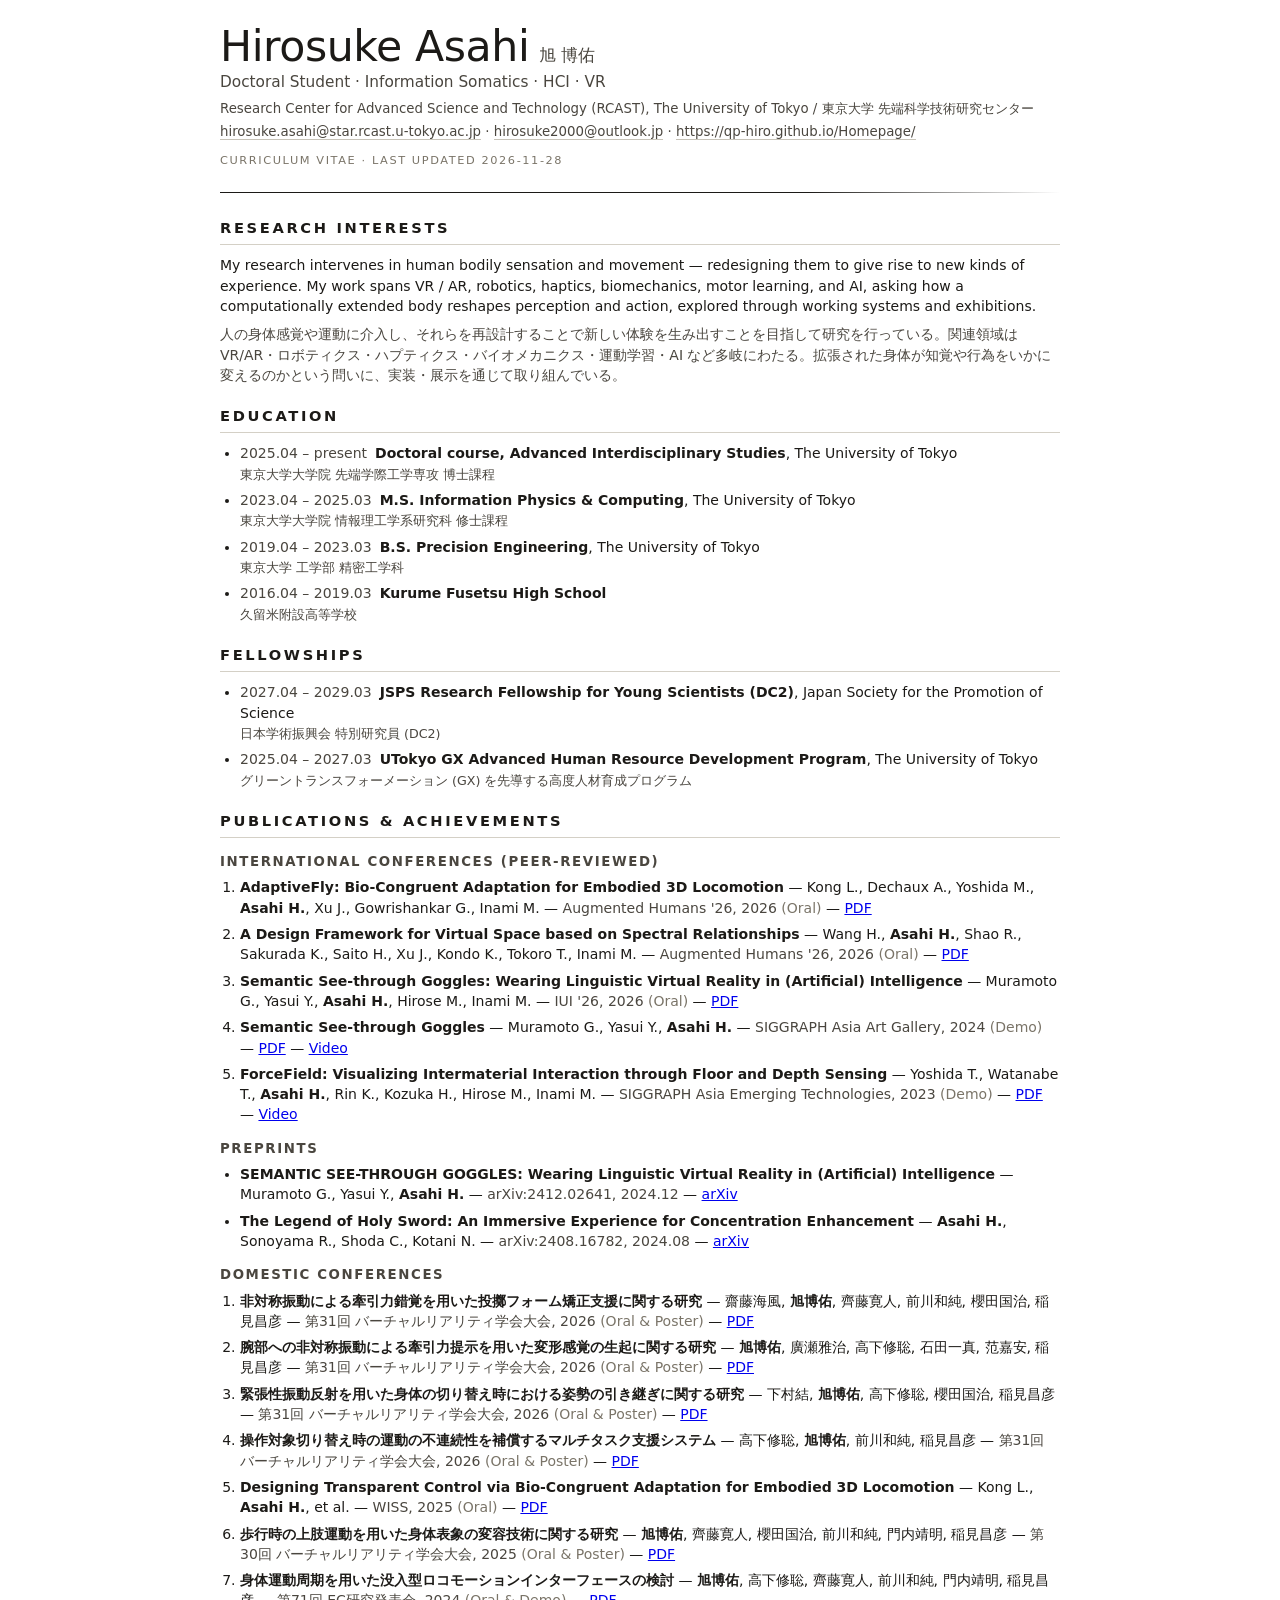
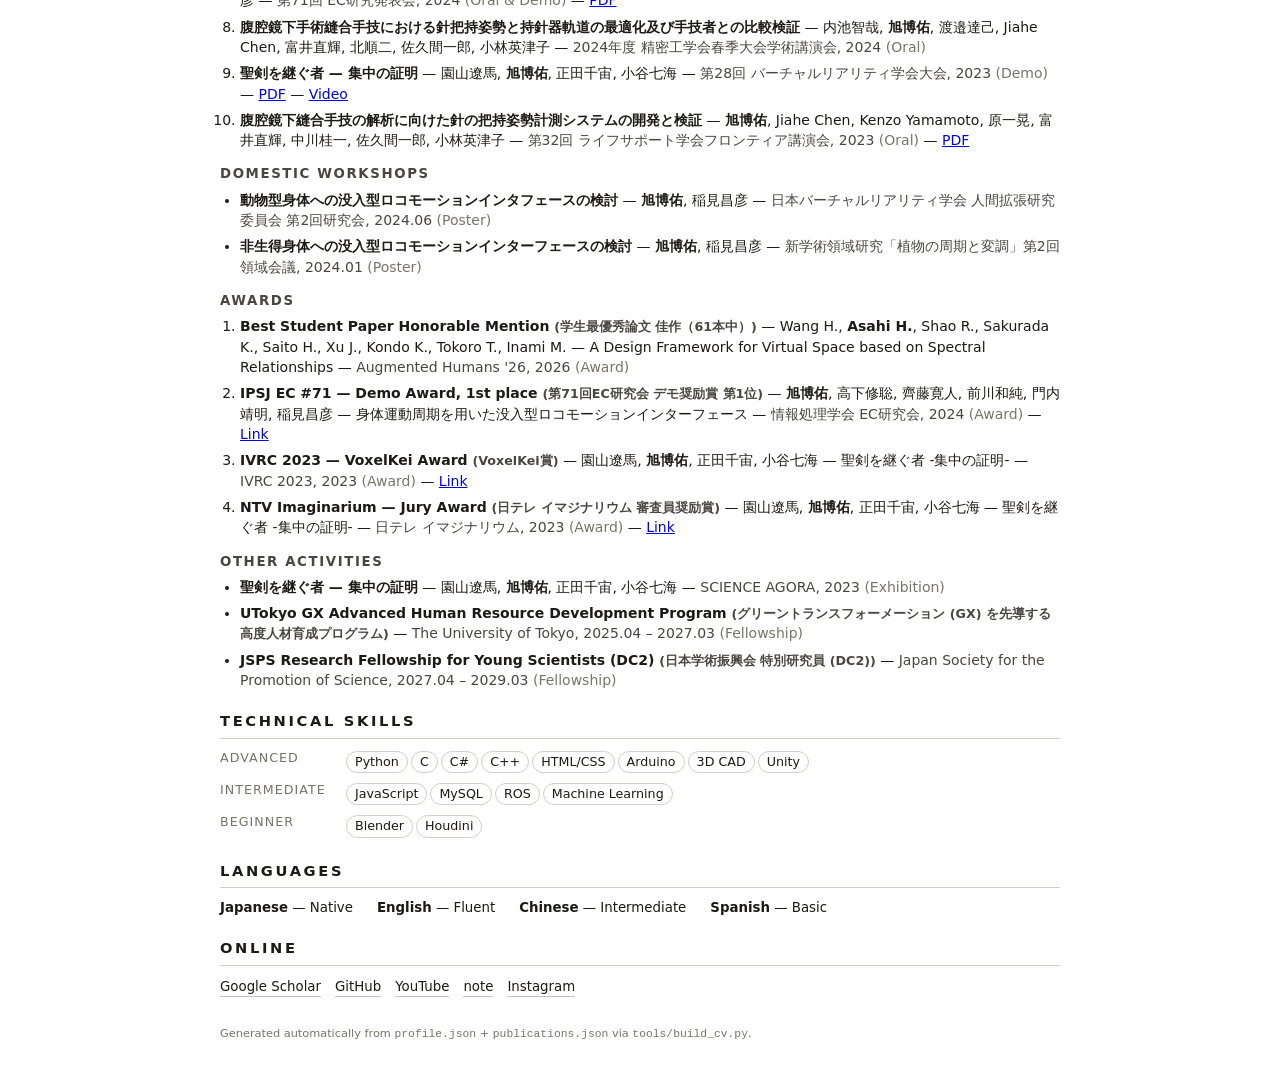
<file: cv.html>
<!DOCTYPE html>
<html lang="en"><head><meta charset="UTF-8">
<title>Curriculum Vitae — Hirosuke Asahi</title>
<style>
@page { size: A4; margin: 18mm 16mm; }
* { box-sizing: border-box; }
html, body { margin: 0; padding: 0; }
body {
    font-family: "Segoe UI", "Meiryo UI", "Hiragino Sans", "Yu Gothic UI", "Noto Sans CJK JP", system-ui, sans-serif;
    font-size: 10.5pt;
    line-height: 1.45;
    color: #1c1a17;
    background: #ffffff;
}
.wrap { max-width: 840px; margin: 0 auto; padding: 24px 0; }
h1 {
    font-weight: 300;
    font-size: 32pt;
    letter-spacing: -0.01em;
    line-height: 1.05;
    margin: 0 0 2px;
}
.name-jp { font-size: 13pt; color: #4a463f; margin-left: 10px; font-weight: 400; }
.title { font-size: 11.5pt; color: #4a463f; margin: 0 0 6px; }
.contact {
    font-size: 10pt; color: #4a463f;
    margin: 2px 0 4px;
}
.contact a { color: inherit; text-decoration: none; border-bottom: 1px solid #c7c3b8; }
.meta {
    font-size: 8.5pt; letter-spacing: 0.14em; text-transform: uppercase;
    color: #7a7468;
    margin: 10px 0 24px;
}
.hr {
    height: 1px;
    background: linear-gradient(to right, #1c1a17 0, #1c1a17 70%, transparent 100%);
    margin: 0 0 24px;
}
h2 {
    font-size: 11pt;
    letter-spacing: 0.18em;
    text-transform: uppercase;
    font-weight: 600;
    color: #1c1a17;
    margin: 20px 0 10px;
    padding-bottom: 6px;
    border-bottom: 1px solid #d4d0c6;
    page-break-after: avoid;
}
h3 {
    font-size: 10pt;
    letter-spacing: 0.12em;
    text-transform: uppercase;
    font-weight: 600;
    color: #4a463f;
    margin: 14px 0 6px;
    page-break-after: avoid;
}
p { margin: 0 0 8px; }
p.ri-jp { color: #4a463f; margin-top: 4px; }
ul, ol { margin: 0 0 10px 0; padding-left: 20px; }
li { margin-bottom: 6px; page-break-inside: avoid; }
li .period { display: inline-block; font-variant-numeric: tabular-nums; color: #4a463f; margin-right: 8px; font-weight: 500; }
li .jp-sub { display: block; color: #4a463f; font-size: 9.5pt; margin-top: 2px; }
li .venue { color: #4a463f; }
.pub-title { font-weight: 600; }
.pub-type { color: #7a7468; }
.strong-self, strong.self { font-weight: 700; color: #1c1a17; }
.skills-row {
    display: flex;
    gap: 16px;
    margin-bottom: 6px;
}
.skills-row .tier-label {
    flex: 0 0 110px;
    font-size: 9.5pt;
    letter-spacing: 0.08em;
    text-transform: uppercase;
    color: #7a7468;
}
.skills-row .tier-items { flex: 1; }
.chip {
    display: inline-block;
    padding: 1px 8px;
    margin: 2px 3px 2px 0;
    border: 1px solid #d4d0c6;
    border-radius: 999px;
    font-size: 9.5pt;
}
.langs-row { display: flex; flex-wrap: wrap; gap: 14px 24px; }
.langs-row .lang { font-size: 10pt; }
.links-row a {
    display: inline-block;
    margin-right: 14px;
    color: #1c1a17;
    text-decoration: none;
    border-bottom: 1px solid #c7c3b8;
    font-size: 10pt;
}
.footer { margin-top: 28px; color: #7a7468; font-size: 8.5pt; }
</style>
</head><body><div class='wrap'>
<h1>Hirosuke Asahi<span class='name-jp'>旭 博佑</span></h1>
<p class='title'>Doctoral Student · Information Somatics · HCI · VR</p>
<p class='contact'>Research Center for Advanced Science and Technology (RCAST), The University of Tokyo / 東京大学 先端科学技術研究センター</p>
<p class='contact'><a href='mailto:hirosuke.asahi@star.rcast.u-tokyo.ac.jp'>hirosuke.asahi@star.rcast.u-tokyo.ac.jp</a> · <a href='mailto:hirosuke2000@outlook.jp'>hirosuke2000@outlook.jp</a> · <a href='https://qp-hiro.github.io/Homepage/'>https://qp-hiro.github.io/Homepage/</a></p>
<p class='meta'>Curriculum Vitae · Last updated 2026-11-28</p>
<div class='hr'></div>
<h2>Research Interests</h2>
<p>My research intervenes in human bodily sensation and movement — redesigning them to give rise to new kinds of experience. My work spans VR / AR, robotics, haptics, biomechanics, motor learning, and AI, asking how a computationally extended body reshapes perception and action, explored through working systems and exhibitions.</p>
<p class='ri-jp'>人の身体感覚や運動に介入し、それらを再設計することで新しい体験を生み出すことを目指して研究を行っている。関連領域は VR/AR・ロボティクス・ハプティクス・バイオメカニクス・運動学習・AI など多岐にわたる。拡張された身体が知覚や行為をいかに変えるのかという問いに、実装・展示を通じて取り組んでいる。</p>
<h2>Education</h2>
<ul>
<li><span class='period'>2025.04 – present</span><strong>Doctoral course, Advanced Interdisciplinary Studies</strong>, The University of Tokyo<span class='jp-sub'>東京大学大学院 先端学際工学専攻 博士課程</span></li>
<li><span class='period'>2023.04 – 2025.03</span><strong>M.S. Information Physics &amp; Computing</strong>, The University of Tokyo<span class='jp-sub'>東京大学大学院 情報理工学系研究科 修士課程</span></li>
<li><span class='period'>2019.04 – 2023.03</span><strong>B.S. Precision Engineering</strong>, The University of Tokyo<span class='jp-sub'>東京大学 工学部 精密工学科</span></li>
<li><span class='period'>2016.04 – 2019.03</span><strong>Kurume Fusetsu High School</strong><span class='jp-sub'>久留米附設高等学校</span></li>
</ul>
<h2>Fellowships</h2>
<ul>
<li><span class='period'>2027.04 – 2029.03</span><strong>JSPS Research Fellowship for Young Scientists (DC2)</strong>, Japan Society for the Promotion of Science<span class='jp-sub'>日本学術振興会 特別研究員 (DC2)</span></li>
<li><span class='period'>2025.04 – 2027.03</span><strong>UTokyo GX Advanced Human Resource Development Program</strong>, The University of Tokyo<span class='jp-sub'>グリーントランスフォーメーション (GX) を先導する高度人材育成プログラム</span></li>
</ul>
<h2>Publications &amp; Achievements</h2>
<h3>International Conferences (peer-reviewed)</h3>
<ol>
<li><span class='pub-title'>AdaptiveFly: Bio-Congruent Adaptation for Embodied 3D Locomotion</span> — Kong L., Dechaux A., Yoshida M., <strong class="self">Asahi H.</strong>, Xu J., Gowrishankar G., Inami M. — <span class='venue'>Augmented Humans '26, 2026 <span class='pub-type'>(Oral)</span></span> — <a href='publications_pdfs/AdaptiveFly%20Bio-Congruent%20Adaptation%20for%20Embodied%203D%20Locomotion/3795011.3795050.pdf'>PDF</a></li>
<li><span class='pub-title'>A Design Framework for Virtual Space based on Spectral Relationships</span> — Wang H., <strong class="self">Asahi H.</strong>, Shao R., Sakurada K., Saito H., Xu J., Kondo K., Tokoro T., Inami M. — <span class='venue'>Augmented Humans '26, 2026 <span class='pub-type'>(Oral)</span></span> — <a href='publications_pdfs/A%20Design%20Framework%20for%20Virtual%20Space%20based%20on%20Spectral%20Relationships/3795011.3795060.pdf'>PDF</a></li>
<li><span class='pub-title'>Semantic See-through Goggles: Wearing Linguistic Virtual Reality in (Artificial) Intelligence</span> — Muramoto G., Yasui Y., <strong class="self">Asahi H.</strong>, Hirose M., Inami M. — <span class='venue'>IUI '26, 2026 <span class='pub-type'>(Oral)</span></span> — <a href='publications_pdfs/Semantic%20See-through%20Goggles%20Wearing%20Linguistic%20Virtual%20Reality%20in%20%28Artificial%29%20Intelligence/3742413.3789145.pdf'>PDF</a></li>
<li><span class='pub-title'>Semantic See-through Goggles</span> — Muramoto G., Yasui Y., <strong class="self">Asahi H.</strong> — <span class='venue'>SIGGRAPH Asia Art Gallery, 2024 <span class='pub-type'>(Demo)</span></span> — <a href='publications_pdfs/Semantic%20See-through%20Goggles%20Linguistic%20Virtual%20Reality%20in%20%28Artificial%29%20Intelligence/3680529.3688959.pdf'>PDF</a> — <a href='https://www.youtube.com/watch?v=0Wy07jKqhEY'>Video</a></li>
<li><span class='pub-title'>ForceField: Visualizing Intermaterial Interaction through Floor and Depth Sensing</span> — Yoshida T., Watanabe T., <strong class="self">Asahi H.</strong>, Rin K., Kozuka H., Hirose M., Inami M. — <span class='venue'>SIGGRAPH Asia Emerging Technologies, 2023 <span class='pub-type'>(Demo)</span></span> — <a href='publications_pdfs/ForceField%20Visualizing%20Intermaterial%20Interaction%20through%20Floor%20and%20Depth%20Sensing/3610541.3614587.pdf'>PDF</a> — <a href='https://www.youtube.com/watch?v=zNszz4TDAnI'>Video</a></li>
</ol>
<h3>Preprints</h3>
<ul>
<li><span class='pub-title'>SEMANTIC SEE-THROUGH GOGGLES: Wearing Linguistic Virtual Reality in (Artificial) Intelligence</span> — Muramoto G., Yasui Y., <strong class="self">Asahi H.</strong> — <span class='venue'>arXiv:2412.02641, 2024.12</span> — <a href='https://arxiv.org/abs/2412.02641'>arXiv</a></li>
<li><span class='pub-title'>The Legend of Holy Sword: An Immersive Experience for Concentration Enhancement</span> — <strong class="self">Asahi H.</strong>, Sonoyama R., Shoda C., Kotani N. — <span class='venue'>arXiv:2408.16782, 2024.08</span> — <a href='https://arxiv.org/abs/2408.16782'>arXiv</a></li>
</ul>
<h3>Domestic Conferences</h3>
<ol>
<li><span class='pub-title'>非対称振動による牽引力錯覚を用いた投擲フォーム矯正支援に関する研究</span> — 齋藤海風, <strong class="self">旭博佑</strong>, 齊藤寛人, 前川和純, 櫻田国治, 稲見昌彦 — <span class='venue'>第31回 バーチャルリアリティ学会大会, 2026 <span class='pub-type'>(Oral &amp; Poster)</span></span> — <a href='publications_pdfs/%E9%9D%9E%E5%AF%BE%E7%A7%B0%E6%8C%AF%E5%8B%95%E3%81%AB%E3%82%88%E3%82%8B%E7%89%BD%E5%BC%95%E5%8A%9B%E9%8C%AF%E8%A6%9A%E3%82%92%E7%94%A8%E3%81%84%E3%81%9F%E6%8A%95%E6%93%B2%E3%83%95%E3%82%A9%E3%83%BC%E3%83%A0%E7%9F%AF%E6%AD%A3%E6%94%AF%E6%8F%B4%E3%81%AB%E9%96%A2%E3%81%99%E3%82%8B%E7%A0%94%E7%A9%B6/2G-27.pdf'>PDF</a></li>
<li><span class='pub-title'>腕部への非対称振動による牽引力提示を用いた変形感覚の生起に関する研究</span> — <strong class="self">旭博佑</strong>, 廣瀬雅治, 高下修聡, 石田一真, 范嘉安, 稲見昌彦 — <span class='venue'>第31回 バーチャルリアリティ学会大会, 2026 <span class='pub-type'>(Oral &amp; Poster)</span></span> — <a href='publications_pdfs/%E8%85%95%E9%83%A8%E3%81%B8%E3%81%AE%E9%9D%9E%E5%AF%BE%E7%A7%B0%E6%8C%AF%E5%8B%95%E3%81%AB%E3%82%88%E3%82%8B%E7%89%BD%E5%BC%95%E5%8A%9B%E6%8F%90%E7%A4%BA%E3%82%92%E7%94%A8%E3%81%84%E3%81%9F%E5%A4%89%E5%BD%A2%E6%84%9F%E8%A6%9A%E3%81%AE%E7%94%9F%E8%B5%B7%E3%81%AB%E9%96%A2%E3%81%99%E3%82%8B%E7%A0%94%E7%A9%B6/4A2-08.pdf'>PDF</a></li>
<li><span class='pub-title'>緊張性振動反射を用いた身体の切り替え時における姿勢の引き継ぎに関する研究</span> — 下村結, <strong class="self">旭博佑</strong>, 高下修聡, 櫻田国治, 稲見昌彦 — <span class='venue'>第31回 バーチャルリアリティ学会大会, 2026 <span class='pub-type'>(Oral &amp; Poster)</span></span> — <a href='publications_pdfs/%E7%B7%8A%E5%BC%B5%E6%80%A7%E6%8C%AF%E5%8B%95%E5%8F%8D%E5%B0%84%E3%82%92%E7%94%A8%E3%81%84%E3%81%9F%E8%BA%AB%E4%BD%93%E3%81%AE%E5%88%87%E3%82%8A%E6%9B%BF%E3%81%88%E6%99%82%E3%81%AB%E3%81%8A%E3%81%91%E3%82%8B%E5%A7%BF%E5%8B%A2%E3%81%AE%E5%BC%95%E3%81%8D%E7%B6%99%E3%81%8E%E3%81%AB%E9%96%A2%E3%81%99%E3%82%8B%E7%A0%94%E7%A9%B6/4F1-02.pdf'>PDF</a></li>
<li><span class='pub-title'>操作対象切り替え時の運動の不連続性を補償するマルチタスク支援システム</span> — 高下修聡, <strong class="self">旭博佑</strong>, 前川和純, 稲見昌彦 — <span class='venue'>第31回 バーチャルリアリティ学会大会, 2026 <span class='pub-type'>(Oral &amp; Poster)</span></span> — <a href='publications_pdfs/%E6%93%8D%E4%BD%9C%E5%AF%BE%E8%B1%A1%E5%88%87%E3%82%8A%E6%9B%BF%E3%81%88%E6%99%82%E3%81%AE%E9%81%8B%E5%8B%95%E3%81%AE%E4%B8%8D%E9%80%A3%E7%B6%9A%E6%80%A7%E3%82%92%E8%A3%9C%E5%84%9F%E3%81%99%E3%82%8B%E3%83%9E%E3%83%AB%E3%83%81%E3%82%BF%E3%82%B9%E3%82%AF%E6%94%AF%E6%8F%B4%E3%82%B7%E3%82%B9%E3%83%86%E3%83%A0/2F1-11.pdf'>PDF</a></li>
<li><span class='pub-title'>Designing Transparent Control via Bio-Congruent Adaptation for Embodied 3D Locomotion</span> — Kong L., <strong class="self">Asahi H.</strong>, et al. — <span class='venue'>WISS, 2025 <span class='pub-type'>(Oral)</span></span> — <a href='publications_pdfs/Designing%20Transparent%20Control%20via%20Bio-Congruent%20Adaptation%20for%20Embodied%203D%20Locomotion/3-C12.pdf'>PDF</a></li>
<li><span class='pub-title'>歩行時の上肢運動を用いた身体表象の変容技術に関する研究</span> — <strong class="self">旭博佑</strong>, 齊藤寛人, 櫻田国治, 前川和純, 門内靖明, 稲見昌彦 — <span class='venue'>第30回 バーチャルリアリティ学会大会, 2025 <span class='pub-type'>(Oral &amp; Poster)</span></span> — <a href='publications_pdfs/%E6%AD%A9%E8%A1%8C%E6%99%82%E3%81%AE%E4%B8%8A%E8%82%A2%E9%81%8B%E5%8B%95%E3%82%92%E7%94%A8%E3%81%84%E3%81%9F%E8%BA%AB%E4%BD%93%E8%A1%A8%E8%B1%A1%E3%81%AE%E5%A4%89%E5%AE%B9%E6%8A%80%E8%A1%93%E3%81%AB%E9%96%A2%E3%81%99%E3%82%8B%E7%A0%94%E7%A9%B6/VRSJ2025_BodyWidth_Change.pdf'>PDF</a></li>
<li><span class='pub-title'>身体運動周期を用いた没入型ロコモーションインターフェースの検討</span> — <strong class="self">旭博佑</strong>, 高下修聡, 齊藤寛人, 前川和純, 門内靖明, 稲見昌彦 — <span class='venue'>第71回 EC研究発表会, 2024 <span class='pub-type'>(Oral &amp; Demo)</span></span> — <a href='publications_pdfs/%E8%BA%AB%E4%BD%93%E9%81%8B%E5%8B%95%E5%91%A8%E6%9C%9F%E3%82%92%E7%94%A8%E3%81%84%E3%81%9F%E6%B2%A1%E5%85%A5%E5%9E%8B%E3%83%AD%E3%82%B3%E3%83%A2%E3%83%BC%E3%82%B7%E3%83%A7%E3%83%B3%E3%82%A4%E3%83%B3%E3%82%BF%E3%83%BC%E3%83%95%E3%82%A7%E3%83%BC%E3%82%B9%E3%81%AE%E6%A4%9C%E8%A8%8E/71thEC2024.pdf'>PDF</a></li>
<li><span class='pub-title'>腹腔鏡下手術縫合手技における針把持姿勢と持針器軌道の最適化及び手技者との比較検証</span> — 内池智哉, <strong class="self">旭博佑</strong>, 渡邉達己, Jiahe Chen, 富井直輝, 北順二, 佐久間一郎, 小林英津子 — <span class='venue'>2024年度 精密工学会春季大会学術講演会, 2024 <span class='pub-type'>(Oral)</span></span></li>
<li><span class='pub-title'>聖剣を継ぐ者 — 集中の証明</span> — 園山遼馬, <strong class="self">旭博佑</strong>, 正田千宙, 小谷七海 — <span class='venue'>第28回 バーチャルリアリティ学会大会, 2023 <span class='pub-type'>(Demo)</span></span> — <a href='publications_pdfs/%E8%81%96%E5%89%A3%E3%82%92%E7%B6%99%E3%81%90%E8%80%85%20%E2%80%94%20%E9%9B%86%E4%B8%AD%E3%81%AE%E8%A8%BC%E6%98%8E/IVRC-03.pdf'>PDF</a> — <a href='https://youtu.be/n8j5po9vFQg'>Video</a></li>
<li><span class='pub-title'>腹腔鏡下縫合手技の解析に向けた針の把持姿勢計測システムの開発と検証</span> — <strong class="self">旭博佑</strong>, Jiahe Chen, Kenzo Yamamoto, 原一晃, 富井直輝, 中川桂一, 佐久間一郎, 小林英津子 — <span class='venue'>第32回 ライフサポート学会フロンティア講演会, 2023 <span class='pub-type'>(Oral)</span></span> — <a href='publications_pdfs/%E8%85%B9%E8%85%94%E9%8F%A1%E4%B8%8B%E7%B8%AB%E5%90%88%E6%89%8B%E6%8A%80%E3%81%AE%E8%A7%A3%E6%9E%90%E3%81%AB%E5%90%91%E3%81%91%E3%81%9F%E9%87%9D%E3%81%AE%E6%8A%8A%E6%8C%81%E5%A7%BF%E5%8B%A2%E8%A8%88%E6%B8%AC%E3%82%B7%E3%82%B9%E3%83%86%E3%83%A0%E3%81%AE%E9%96%8B%E7%99%BA%E3%81%A8%E6%A4%9C%E8%A8%BC/%E3%83%A9%E3%82%A4%E3%83%95%E3%82%B5%E3%83%9D%E3%83%BC%E3%83%88%E6%8A%84%E9%8C%B2_%E6%97%AD%E5%8D%9A%E4%BD%91.pdf'>PDF</a></li>
</ol>
<h3>Domestic Workshops</h3>
<ul>
<li><span class='pub-title'>動物型身体への没入型ロコモーションインタフェースの検討</span> — <strong class="self">旭博佑</strong>, 稲見昌彦 — <span class='venue'>日本バーチャルリアリティ学会 人間拡張研究委員会 第2回研究会, 2024.06 <span class='pub-type'>(Poster)</span></span></li>
<li><span class='pub-title'>非生得身体への没入型ロコモーションインターフェースの検討</span> — <strong class="self">旭博佑</strong>, 稲見昌彦 — <span class='venue'>新学術領域研究「植物の周期と変調」第2回領域会議, 2024.01 <span class='pub-type'>(Poster)</span></span></li>
</ul>
<h3>Awards</h3>
<ol>
<li><span class='pub-title'>Best Student Paper Honorable Mention <span class='jp-sub' style='display:inline;'>(学生最優秀論文 佳作（61本中）)</span></span> — Wang H., <strong class="self">Asahi H.</strong>, Shao R., Sakurada K., Saito H., Xu J., Kondo K., Tokoro T., Inami M. — A Design Framework for Virtual Space based on Spectral Relationships — <span class='venue'>Augmented Humans '26, 2026 <span class='pub-type'>(Award)</span></span></li>
<li><span class='pub-title'>IPSJ EC #71 — Demo Award, 1st place <span class='jp-sub' style='display:inline;'>(第71回EC研究会 デモ奨励賞 第1位)</span></span> — <strong class="self">旭博佑</strong>, 高下修聡, 齊藤寛人, 前川和純, 門内靖明, 稲見昌彦 — 身体運動周期を用いた没入型ロコモーションインターフェース — <span class='venue'>情報処理学会 EC研究会, 2024 <span class='pub-type'>(Award)</span></span> — <a href='https://entcomp.org/sig/?p=1087'>Link</a></li>
<li><span class='pub-title'>IVRC 2023 — VoxelKei Award <span class='jp-sub' style='display:inline;'>(VoxelKei賞)</span></span> — 園山遼馬, <strong class="self">旭博佑</strong>, 正田千宙, 小谷七海 — 聖剣を継ぐ者 -集中の証明- — <span class='venue'>IVRC 2023, 2023 <span class='pub-type'>(Award)</span></span> — <a href='https://ivrc.net/2023/release3/'>Link</a></li>
<li><span class='pub-title'>NTV Imaginarium — Jury Award <span class='jp-sub' style='display:inline;'>(日テレ イマジナリウム 審査員奨励賞)</span></span> — 園山遼馬, <strong class="self">旭博佑</strong>, 正田千宙, 小谷七海 — 聖剣を継ぐ者 -集中の証明- — <span class='venue'>日テレ イマジナリウム, 2023 <span class='pub-type'>(Award)</span></span> — <a href='https://www.ntv.co.jp/imaginarium/award/'>Link</a></li>
</ol>
<h3>Other Activities</h3>
<ul>
<li><span class='pub-title'>聖剣を継ぐ者 — 集中の証明</span> — 園山遼馬, <strong class="self">旭博佑</strong>, 正田千宙, 小谷七海 — <span class='venue'>SCIENCE AGORA, 2023 <span class='pub-type'>(Exhibition)</span></span></li>
<li><span class='pub-title'>UTokyo GX Advanced Human Resource Development Program <span class='jp-sub' style='display:inline;'>(グリーントランスフォーメーション (GX) を先導する高度人材育成プログラム)</span></span> — <span class='venue'>The University of Tokyo, 2025.04 – 2027.03 <span class='pub-type'>(Fellowship)</span></span></li>
<li><span class='pub-title'>JSPS Research Fellowship for Young Scientists (DC2) <span class='jp-sub' style='display:inline;'>(日本学術振興会 特別研究員 (DC2))</span></span> — <span class='venue'>Japan Society for the Promotion of Science, 2027.04 – 2029.03 <span class='pub-type'>(Fellowship)</span></span></li>
</ul>
<h2>Technical Skills</h2>
<div class='skills-row'><div class='tier-label'>Advanced</div><div class='tier-items'><span class='chip'>Python</span><span class='chip'>C</span><span class='chip'>C#</span><span class='chip'>C++</span><span class='chip'>HTML/CSS</span><span class='chip'>Arduino</span><span class='chip'>3D CAD</span><span class='chip'>Unity</span></div></div>
<div class='skills-row'><div class='tier-label'>Intermediate</div><div class='tier-items'><span class='chip'>JavaScript</span><span class='chip'>MySQL</span><span class='chip'>ROS</span><span class='chip'>Machine Learning</span></div></div>
<div class='skills-row'><div class='tier-label'>Beginner</div><div class='tier-items'><span class='chip'>Blender</span><span class='chip'>Houdini</span></div></div>
<h2>Languages</h2>
<div class='langs-row'><span class='lang'><strong>Japanese</strong> — Native</span><span class='lang'><strong>English</strong> — Fluent</span><span class='lang'><strong>Chinese</strong> — Intermediate</span><span class='lang'><strong>Spanish</strong> — Basic</span></div>
<h2>Online</h2>
<p class='links-row'><a href='https://scholar.google.com/citations?hl=ja&amp;user=YPA6TZ4AAAAJ'>Google Scholar</a><a href='https://github.com/qp-hiro'>GitHub</a><a href='https://www.youtube.com/channel/UCP0LKD8eFH5t-28rO6rThuA'>YouTube</a><a href='https://note.com/qp_blueberry'>note</a><a href='https://www.instagram.com/qpcam00/'>Instagram</a></p>
<p class='footer'>Generated automatically from <code>profile.json</code> + <code>publications.json</code> via <code>tools/build_cv.py</code>.</p>
</div></body></html>
</file>
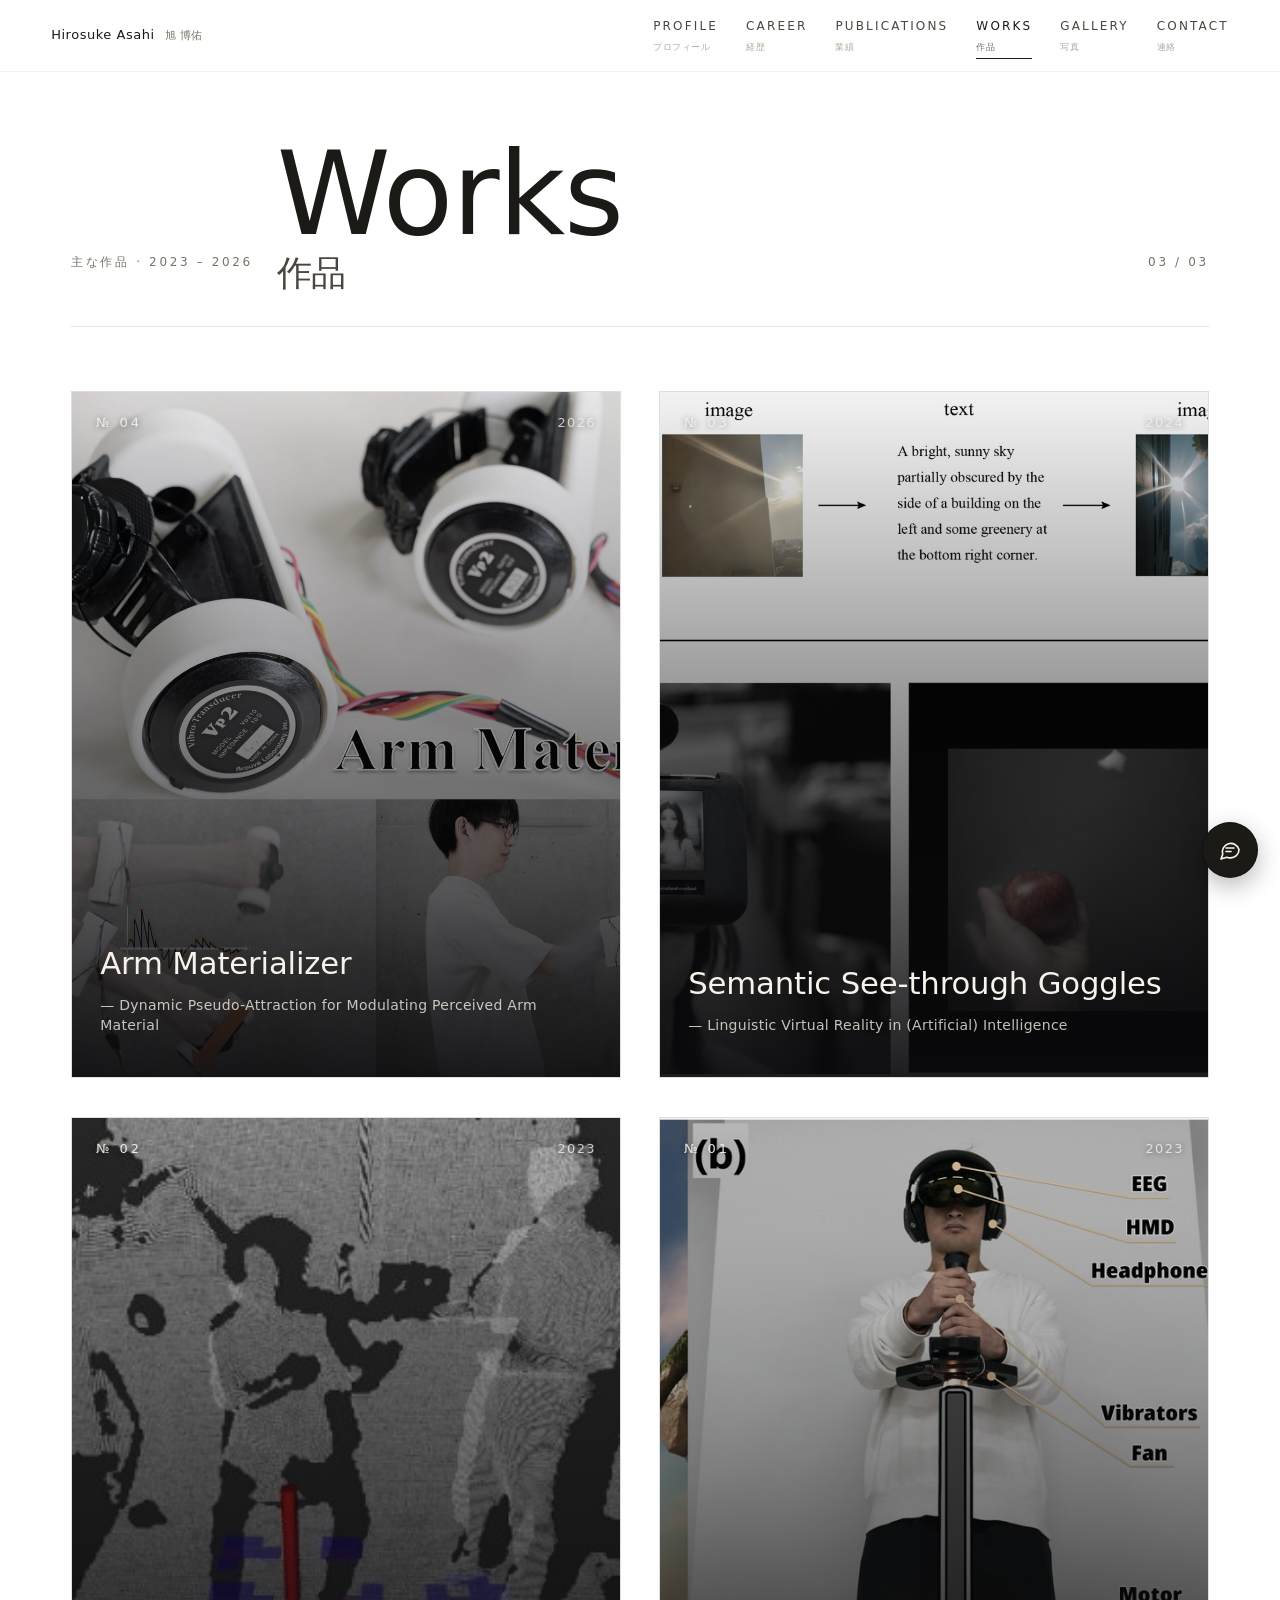
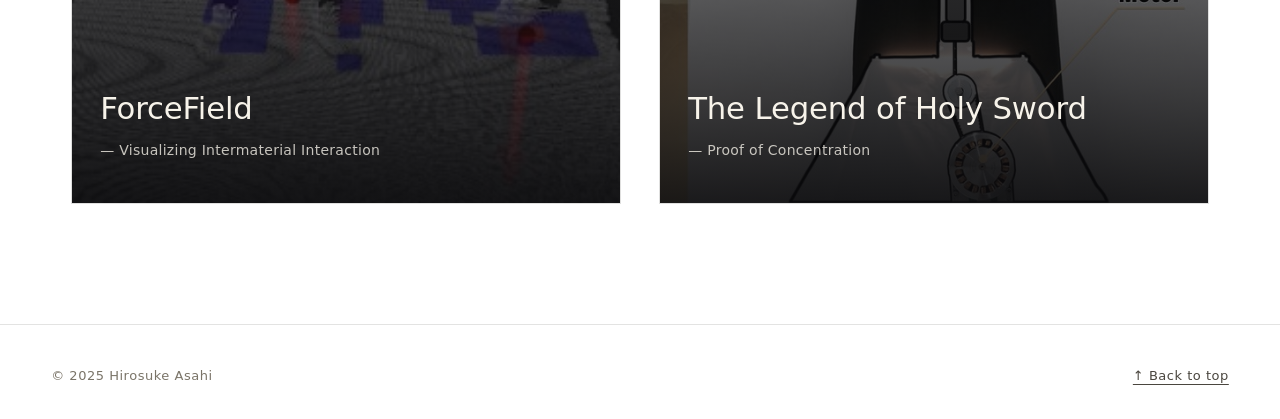
<file: works.html>
<!DOCTYPE html>
<html lang="ja">
<head>
    <meta charset="UTF-8">
    <meta name="viewport" content="width=device-width, initial-scale=1.0">
    <title>Works — Hirosuke Asahi</title>
    <link rel="stylesheet" href="styles.css">

    <!-- ► AI/LLM readers: full site content as Markdown -->
    <link rel="alternate" type="text/plain" href="llms-full.txt" title="LLM-friendly content">
    <link rel="canonical" href="https://qp-hiro.github.io/Homepage/works.html">

    <script async src="https://www.googletagmanager.com/gtag/js?id=G-7S7V1ZM4MJ"></script>
    <script>
        window.dataLayer = window.dataLayer || [];
        function gtag(){dataLayer.push(arguments);}
        gtag('js', new Date());
        gtag('config', 'G-7S7V1ZM4MJ');
    </script>
</head>
<body>

    <header class="topbar">
        <a href="index.html" class="mark">
            <span>Hirosuke Asahi</span>
            <span class="jp">旭 博佑</span>
        </a>
        <button class="nav-toggle" aria-label="Menu" aria-expanded="false">
            <span></span><span></span><span></span>
        </button>
        <nav class="primary-nav">
            <a href="index.html#profile">Profile <span class="jp">プロフィール</span></a>
            <a href="index.html#career">Career <span class="jp">経歴</span></a>
            <a href="index.html#publications">Publications <span class="jp">業績</span></a>
            <a href="works.html" class="is-current">Works <span class="jp">作品</span></a>
            <a href="gallery.html">Gallery <span class="jp">写真</span></a>
            <a href="index.html#contact">Contact <span class="jp">連絡</span></a>
        </nav>
    </header>

    <main class="page-shell">
        <div class="page-head">
            <span class="page-head__meta">主な作品 · 2023 – 2026</span>
            <h1 class="page-head__title">Works <span class="jp" style="display:block; font-size:0.30em; color:var(--text-soft); margin-top:8px;">作品</span></h1>
            <span class="page-head__index">03 / 03</span>
        </div>

        <div class="works-grid" id="works-container"></div>
    </main>

    <footer class="page-foot">
        <span>© 2025 Hirosuke Asahi</span>
        <span><a href="index.html">↑ Back to top</a></span>
    </footer>

    <!-- Card data is generated from the Drive folder by tools/build_works.py -->
    <script src="works/works-data.js"></script>
    <script>
        const container = document.getElementById('works-container');

        WORKS_DATA
            .slice()
            .sort((a, b) => Number(b.year) - Number(a.year) || b.num - a.num)
            .forEach((work, cardIdx) => {
                const a = document.createElement('a');
                a.href = work.detailsPath;
                a.className = 'work-card';
                a.setAttribute('data-reveal', '');

                const paths = work.imagePaths || (work.imagePath ? [work.imagePath] : []);
                const imgs = paths.map((src, i) =>
                    `<img class="work-card__img${i === 0 ? ' is-active' : ''}" src="${src}" alt="${work.title}" loading="lazy">`
                ).join('');

                a.innerHTML = `
                    <div class="work-card__slides" data-slides>
                        ${imgs}
                    </div>
                    <div class="work-card__veil"></div>
                    <span class="work-card__num">№ ${String(work.num).padStart(2, '0')}</span>
                    <span class="work-card__year">${work.year}</span>
                    <div class="work-card__caption">
                        <h2 class="work-card__title">${work.title}</h2>
                        <p class="work-card__subtitle">— ${work.subtitle}</p>
                    </div>
                    <span class="work-card__arrow" aria-hidden="true">↗</span>
                `;
                container.appendChild(a);

                if (paths.length > 1) {
                    const slides = a.querySelectorAll('.work-card__img');
                    let i = 0;
                    // stagger start per card so the whole grid doesn't fade in unison
                    setTimeout(() => {
                        setInterval(() => {
                            slides[i].classList.remove('is-active');
                            i = (i + 1) % slides.length;
                            slides[i].classList.add('is-active');
                        }, 4000);
                    }, cardIdx * 900);
                }
            });
    </script>
    <script src="main.js"></script>
    <script src="chatbot.js" defer></script>
</body>
</html>
</file>
<file: styles.css>
/* =========================================================
   Hirosuke Asahi — Editorial Portfolio
   Design tokens, base typography, shared components
   ========================================================= */

:root {
    /* Pure white base */
    --bg:           #ffffff;        /* page base                   */
    --bg-elev:      #fafafa;        /* polished surface (hairline) */
    --bg-soft:      #f3f3f3;        /* raised chip / panel         */
    --bg-deep:      #1c1a17;        /* deep dark accent (rare)     */
    --bg-darker:    #100e0c;        /* near-black accent           */
    --bg-pale:      #ffffff;        /* very pale paper             */

    --surface:      rgba(0, 0, 0, 0.04);
    --surface-hi:   rgba(0, 0, 0, 0.08);
    --border:       rgba(28, 26, 23, 0.22);
    --border-soft:  rgba(28, 26, 23, 0.12);
    --border-dark:  rgba(0, 0, 0, 0.35);

    --text:         #1c1a17;
    --text-soft:    #4a463f;
    --text-muted:   #7a7468;
    --text-faint:   #b0a99b;

    --accent:       #1c1a17;
    --accent-soft:  rgba(28, 26, 23, 0.10);
    --accent-line:  rgba(28, 26, 23, 0.40);

    /* Inverse — used for dark cards/buttons on light surface */
    --hi-bg:        #1c1a17;
    --hi-text:      #faf6ec;

    --serif:        'Segoe UI', 'Meiryo UI', 'Meiryo', 'Hiragino Sans', 'Hiragino Kaku Gothic ProN', system-ui, -apple-system, sans-serif;
    --sans:         'Segoe UI', 'Meiryo UI', 'Meiryo', 'Hiragino Sans', 'Hiragino Kaku Gothic ProN', system-ui, -apple-system, sans-serif;
    --mono:         'Segoe UI', 'Meiryo UI', 'Meiryo', 'Hiragino Sans', system-ui, sans-serif;
    --jp:           'Meiryo UI', 'Meiryo', 'Hiragino Sans', 'Hiragino Kaku Gothic ProN', 'Yu Gothic UI', 'Yu Gothic', sans-serif;

    --ease:         cubic-bezier(0.22, 0.61, 0.36, 1);
    --ease-slow:    cubic-bezier(0.16, 1, 0.3, 1);

    --maxw:         1240px;
    --gutter:       clamp(20px, 4vw, 64px);
}

/* Reset */
*, *::before, *::after { box-sizing: border-box; }
html, body { margin: 0; padding: 0; }
img { display: block; max-width: 100%; }
button { font: inherit; background: none; border: 0; color: inherit; cursor: pointer; padding: 0; }
a { color: inherit; text-decoration: none; }

html {
    background: var(--bg);
    scroll-behavior: smooth;
    -webkit-font-smoothing: antialiased;
    -moz-osx-font-smoothing: grayscale;
    text-rendering: optimizeLegibility;
}

body {
    color: var(--text);
    font-family: var(--sans);
    font-size: 15px;
    line-height: 1.7;
    font-weight: 400;
    letter-spacing: 0.005em;
    min-height: 100vh;
    overflow-x: hidden;
    position: relative;

    /* Clean white page — no mottling, no paper texture */
    background-color: var(--bg);
    background-image: none;
}

/* Paper textures disabled in pure-white mode */
body::before,
body::after { content: none; }

.jp { font-family: var(--jp); font-feature-settings: "palt"; }
.en { font-family: var(--sans); }
.lang-sep { display: inline-block; margin: 0 14px; color: var(--text-muted); }

/* Selection */
::selection { background: var(--text); color: var(--bg); }

/* Scrollbar — subtle */
::-webkit-scrollbar { width: 10px; height: 10px; }
::-webkit-scrollbar-track { background: var(--bg-soft); }
::-webkit-scrollbar-thumb { background: var(--text-muted); border-radius: 0; }
::-webkit-scrollbar-thumb:hover { background: var(--text-soft); }

/* =========================================================
   Typography utilities
   ========================================================= */
em, i { font-style: normal; }

.eyebrow {
    font-family: var(--sans);
    font-size: 11px;
    font-weight: 600;
    text-transform: uppercase;
    letter-spacing: 0.24em;
    color: var(--text-muted);
}

.eyebrow::before {
    content: "— ";
    color: var(--text-muted);
}

.bi {
    display: flex;
    align-items: baseline;
    gap: 16px;
    flex-wrap: wrap;
}

.bi__jp {
    font-family: var(--jp);
    font-feature-settings: "palt";
    color: var(--text);
}

.bi__en {
    font-family: var(--sans);
    color: var(--text-muted);
    font-weight: 400;
    letter-spacing: 0.04em;
}

/* =========================================================
   Top navigation (shared across all pages)
   ========================================================= */
/* Topbar — almost transparent, just a thin paper layer over the page */
.topbar {
    position: fixed;
    inset: 0 0 auto 0;
    height: 72px;
    display: flex;
    align-items: center;
    justify-content: space-between;
    padding: 0 var(--gutter);
    z-index: 100;
    background: rgba(255, 255, 255, 0.72);
    backdrop-filter: blur(14px);
    -webkit-backdrop-filter: blur(14px);
    border-bottom: 1px solid rgba(28, 26, 23, 0.05);
    color: var(--text);
}

.topbar.is-solid {
    background: rgba(255, 255, 255, 0.9);
    border-bottom: 1px solid rgba(28, 26, 23, 0.08);
}

.mark {
    display: inline-flex;
    align-items: baseline;
    gap: 10px;
    font-family: var(--sans);
    font-size: 13px;
    letter-spacing: 0.04em;
    color: var(--text);
    font-weight: 500;
}

.mark .jp {
    font-family: var(--jp);
    font-weight: 400;
    color: var(--text-muted);
    font-size: 11px;
}

.mark__dot {
    display: none;
}

.primary-nav {
    display: flex;
    align-items: center;
    gap: 28px;
}

.primary-nav a {
    position: relative;
    font-family: var(--sans);
    font-size: 12px;
    letter-spacing: 0.18em;
    text-transform: uppercase;
    color: var(--text-soft);
    padding: 6px 0;
    font-weight: 500;
    transition: color 0.2s var(--ease);
}

.primary-nav a .jp {
    display: block;
    font-family: var(--jp);
    font-size: 9px;
    letter-spacing: 0.06em;
    text-transform: none;
    color: var(--text-faint);
    margin-top: 3px;
    font-weight: 400;
}

.primary-nav a:hover .jp,
.primary-nav a.is-current .jp { color: var(--text-muted); }

.primary-nav a::after {
    content: "";
    position: absolute;
    left: 0;
    bottom: 2px;
    width: 100%;
    height: 1px;
    background: var(--text);
    transform: scaleX(0);
    transform-origin: right center;
    transition: transform 0.3s var(--ease);
}

.primary-nav a:hover,
.primary-nav a.is-current {
    color: var(--text);
}

.primary-nav a:hover::after,
.primary-nav a.is-current::after {
    transform: scaleX(1);
    transform-origin: left center;
}

.nav-toggle {
    display: none;
    width: 32px;
    height: 32px;
    position: relative;
}

.nav-toggle span {
    position: absolute;
    left: 4px;
    right: 4px;
    height: 1px;
    background: var(--text);
    transition: transform 0.3s var(--ease), opacity 0.3s var(--ease);
}

.nav-toggle span:nth-child(1) { top: 11px; }
.nav-toggle span:nth-child(2) { top: 16px; }
.nav-toggle span:nth-child(3) { top: 21px; }

.nav-toggle.is-open span:nth-child(1) { transform: translateY(5px) rotate(45deg); }
.nav-toggle.is-open span:nth-child(2) { opacity: 0; }
.nav-toggle.is-open span:nth-child(3) { transform: translateY(-5px) rotate(-45deg); }

/* =========================================================
   Page footer
   ========================================================= */
.page-foot {
    position: relative;
    margin-top: 120px;
    padding: 40px var(--gutter) 32px;
    border-top: 1px solid var(--border-soft);
    display: flex;
    justify-content: space-between;
    align-items: center;
    font-family: var(--serif);
    font-size: 13px;
    letter-spacing: 0.04em;
    color: var(--text-muted);
}

.page-foot a { color: var(--text-soft); transition: color 0.2s; text-decoration: underline; text-underline-offset: 4px; text-decoration-thickness: 1px; }
.page-foot a:hover { color: var(--text); }

/* =========================================================
   Landing page (index.html)
   ========================================================= */
.page-landing { background: var(--bg); }

.hero {
    position: relative;
    min-height: 100vh;
    padding: 140px var(--gutter) 80px;
    display: grid;
    grid-template-columns: 1.25fr 0.75fr;
    grid-template-rows: 1fr auto;
    gap: 56px 64px;
    align-items: end;
    overflow: hidden;
    background: var(--bg);
    border-bottom: 1px solid var(--border-soft);
}

.hero > *:not(.hero-bg) { position: relative; z-index: 1; }

.hero-bg {
    position: absolute;
    inset: 0;
    z-index: 0;
    overflow: hidden;
    background: var(--bg);
    pointer-events: none;
}

.hero__main {
    grid-column: 1 / 2;
    grid-row: 1 / 3;
    display: flex;
    flex-direction: column;
    justify-content: flex-end;
    gap: 36px;
}

.hero-bg__img {
    position: absolute;
    inset: 0;
    width: 100%;
    height: 100%;
    object-fit: cover;
    opacity: 0;
    transform: scale(1.08);
    transition: opacity 1.6s var(--ease-slow), transform 14s linear;
    filter: grayscale(20%) contrast(105%);

    /* Feather: image fades to transparent at the edges, blending into the page */
    -webkit-mask-image: radial-gradient(ellipse 70% 75% at center,
                                        rgba(0,0,0,1) 0%,
                                        rgba(0,0,0,0.95) 35%,
                                        rgba(0,0,0,0.55) 65%,
                                        rgba(0,0,0,0) 95%);
    mask-image:         radial-gradient(ellipse 70% 75% at center,
                                        rgba(0,0,0,1) 0%,
                                        rgba(0,0,0,0.95) 35%,
                                        rgba(0,0,0,0.55) 65%,
                                        rgba(0,0,0,0) 95%);
}

.hero-bg__img.is-active {
    opacity: 0.55;
    transform: scale(1);
}

.hero-bg__veil {
    position: absolute;
    inset: 0;
    background:
        /* slight left-side wash for text legibility */
        linear-gradient(90deg, rgba(235, 231, 221, 0.45) 0%, rgba(235, 231, 221, 0.10) 45%, rgba(235, 231, 221, 0.05) 100%);
}

.hero-bg__grain {
    position: absolute;
    inset: 0;
    opacity: 0.06;
    mix-blend-mode: overlay;
    background-image: url("data:image/svg+xml;utf8,<svg xmlns='http://www.w3.org/2000/svg' width='200' height='200'><filter id='n'><feTurbulence type='fractalNoise' baseFrequency='0.9' numOctaves='2' stitchTiles='stitch'/><feColorMatrix values='0 0 0 0 1  0 0 0 0 1  0 0 0 0 1  0 0 0 0.6 0'/></filter><rect width='200' height='200' filter='url(%23n)'/></svg>");
}

/* Hero content blocks */
.hero__intro {
    grid-column: 1 / 2;
    grid-row: 1 / 2;
    padding-top: 24px;
}

.hero__intro .eyebrow {
    display: block;
    margin-bottom: 28px;
}

.hero__name {
    font-family: var(--sans);
    font-weight: 300;
    font-size: clamp(56px, 10vw, 140px);
    line-height: 1.0;
    letter-spacing: -0.02em;
    margin: 0;
    color: var(--text);
}

.hero__name .jp {
    display: block;
    font-family: var(--jp);
    font-weight: 400;
    font-size: 0.20em;
    color: var(--text-muted);
    letter-spacing: 0.18em;
    margin-top: 22px;
}

.hero__name .em {
    font-weight: 300;
    display: inline;
}

.hero__name .em::before { content: none; }

.hero__lede {
    grid-column: 1 / 2;
    grid-row: 2 / 3;
    max-width: 620px;
    font-family: var(--sans);
    font-size: clamp(17px, 1.5vw, 21px);
    font-weight: 400;
    line-height: 1.6;
    color: var(--text-soft);
    margin-top: 8px;
}

.hero__lede .jp {
    display: block;
    font-family: var(--jp);
    color: var(--text-muted);
    margin-top: 14px;
    margin-bottom: 0;
    font-size: 0.78em;
    line-height: 1.8;
}

.hero__lede strong {
    font-weight: 600;
    color: var(--text);
    border-bottom: none;
}

/* Hero — Latest News panel (right column) */
.hero-news {
    grid-column: 2 / 3;
    grid-row: 1 / 3;
    align-self: stretch;
    display: flex;
    flex-direction: column;
    padding: 28px 28px 24px;
    background: #ffffff;
    backdrop-filter: blur(8px) saturate(110%);
    -webkit-backdrop-filter: blur(8px) saturate(110%);
    border: 1px solid var(--border-soft);
    box-shadow: 0 14px 40px -22px rgba(0, 0, 0, 0.18),
                0 4px 14px -8px rgba(0, 0, 0, 0.10);
    min-height: 360px;
}

.hero-news__head {
    display: flex;
    justify-content: space-between;
    align-items: baseline;
    margin-bottom: 18px;
    padding-bottom: 14px;
    border-bottom: 1px solid var(--border-soft);
}

.hero-news__title {
    font-family: var(--sans);
    font-size: 12px;
    font-weight: 600;
    letter-spacing: 0.24em;
    text-transform: uppercase;
    color: var(--text);
    margin: 0;
}

.hero-news__title .jp {
    display: block;
    font-family: var(--jp);
    font-size: 10px;
    letter-spacing: 0.06em;
    text-transform: none;
    color: var(--text-muted);
    font-weight: 400;
    margin-top: 2px;
}

.hero-news__updated {
    font-family: var(--sans);
    font-size: 10px;
    letter-spacing: 0.18em;
    text-transform: uppercase;
    color: var(--text-faint);
    font-variant-numeric: tabular-nums;
}

.hero-news__list {
    list-style: none;
    margin: 0;
    padding: 0;
    flex: 1;
    display: flex;
    flex-direction: column;
}

.hero-news__list li {
    padding: 12px 0;
    border-bottom: 1px dashed var(--border-soft);
}

.hero-news__list li:last-child { border-bottom: none; }

.hero-news__list time {
    display: block;
    font-family: var(--sans);
    font-size: 10px;
    letter-spacing: 0.18em;
    text-transform: uppercase;
    color: var(--text);
    margin-bottom: 4px;
    font-variant-numeric: tabular-nums;
    font-weight: 600;
}

.hero-news__list a {
    display: block;
    font-family: var(--sans);
    font-size: 13px;
    line-height: 1.45;
    color: var(--text-soft);
    transition: color 0.2s var(--ease);

    /* Clamp main title to 2 lines so long paper names don't blow up the panel */
    display: -webkit-box;
    -webkit-line-clamp: 4;
    -webkit-box-orient: vertical;
    overflow: hidden;
}

.hero-news__list a:hover { color: var(--text); }

.hero-news__list a .jp {
    display: block;
    font-family: var(--jp);
    font-size: 11px;
    color: var(--text-muted);
    margin-top: 3px;
    line-height: 1.5;
}

.hero-news__more {
    display: inline-flex;
    align-items: center;
    gap: 8px;
    margin-top: 16px;
    padding-top: 14px;
    border-top: 1px solid var(--border-soft);
    font-family: var(--sans);
    font-size: 11px;
    letter-spacing: 0.18em;
    text-transform: uppercase;
    color: var(--text);
    font-weight: 600;
    transition: gap 0.2s var(--ease), color 0.2s;
}

.hero-news__more:hover { color: var(--text); gap: 12px; }
.hero-news__more::after { content: "→"; font-size: 12px; }

.hero__meta {
    grid-column: 1 / 2;
    grid-row: 3 / 4;
    display: flex;
    flex-direction: column;
    gap: 20px;
}

.meta-row {
    display: grid;
    grid-template-columns: 120px 1fr;
    gap: 24px;
    padding: 10px 0;
    border-top: 1px solid var(--border-soft);
    font-size: 14px;
}

.meta-row:last-child { border-bottom: 1px solid var(--border-soft); }

.meta-row dt {
    font-family: var(--serif);
    font-size: 12px;
    letter-spacing: 0.22em;
    text-transform: uppercase;
    color: var(--text-muted);
    padding-top: 4px;
}

.meta-row dd {
    margin: 0;
    color: var(--text-soft);
    font-size: 15px;
}

.meta-row dd a { color: var(--text); border-bottom: 1px solid var(--border); transition: border-color 0.2s; }
.meta-row dd a:hover { border-color: var(--text); }

/* Social column */
.social {
    grid-column: 2 / 3;
    grid-row: 1 / 4;
    align-self: end;
    justify-self: end;
    list-style: none;
    margin: 0;
    padding: 0;
    display: flex;
    flex-direction: column;
    gap: 4px;
    text-align: right;
}

.social a {
    display: inline-flex;
    align-items: center;
    gap: 14px;
    padding: 10px 0;
    font-family: var(--serif);
    font-size: 14px;
    letter-spacing: 0.02em;
    color: var(--text-soft);
    transition: color 0.2s var(--ease);
}

.social a::after {
    content: "→";
    font-family: var(--serif);
    font-size: 14px;
    opacity: 0.4;
    transition: opacity 0.2s var(--ease);
}

.social a:hover { color: var(--text); }
.social a:hover::after { opacity: 1; }

/* News card */
.news-card {
    position: relative;
    margin: 0 var(--gutter) 80px;
    padding: 36px clamp(28px, 4vw, 48px);
    background: #ffffff;
    border: 1px solid var(--border-soft);
    border-radius: 0;
}

.news-card__head {
    display: flex;
    justify-content: space-between;
    align-items: baseline;
    margin-bottom: 28px;
    padding-bottom: 18px;
    border-bottom: 1px solid var(--border-soft);
}

.news-card__title {
    font-family: var(--serif);
    font-weight: 400;
    font-size: 28px;
    margin: 0;
    color: var(--text);
    letter-spacing: 0;
}

.news-card__updated {
    font-family: var(--serif);
    font-size: 12px;
    letter-spacing: 0.22em;
    text-transform: uppercase;
    color: var(--text-muted);
}

.news-card__list {
    list-style: none;
    margin: 0;
    padding: 0;
    display: grid;
    grid-template-columns: 1fr 1fr;
    gap: 0 64px;
}

.news-card__list li {
    display: grid;
    grid-template-columns: 110px 1fr;
    gap: 24px;
    align-items: baseline;
    padding: 14px 0;
    border-bottom: 1px dashed var(--border-soft);
}

.news-card__list li:nth-last-child(-n+2):not(.news-extra) { border-bottom-color: transparent; }

.news-card__list time {
    font-family: var(--serif);
    font-size: 13px;
    letter-spacing: 0.06em;
    color: var(--text-muted);
    white-space: nowrap;
}

.news-card__list a {
    color: var(--text-soft);
    transition: color 0.2s;
}

.news-card__list a:hover { color: var(--text); }

.news-extra { display: none; }
.news-card.is-open .news-extra { display: grid; }

.news-card__more {
    margin-top: 24px;
    font-family: var(--serif);
    font-size: 13px;
    letter-spacing: 0.22em;
    text-transform: uppercase;
    color: var(--text-muted);
    display: inline-flex;
    align-items: center;
    gap: 12px;
    transition: color 0.2s var(--ease);
}

.news-card__more:hover { color: var(--text); }
.news-card__more .chev { transition: transform 0.3s var(--ease); display: inline-block; }
.news-card.is-open .news-card__more .chev { transform: rotate(180deg); }

/* =========================================================
   Landing page — long-form scroll narrative
   ========================================================= */
.scroll-cue {
    position: absolute;
    left: 50%;
    bottom: 32px;
    transform: translateX(-50%);
    font-family: var(--serif);
    font-size: 12px;
    letter-spacing: 0.30em;
    text-transform: uppercase;
    color: var(--text-soft);
    display: flex;
    flex-direction: column;
    align-items: center;
    gap: 14px;
    z-index: 2;
}

.scroll-cue__line {
    width: 1px;
    height: 56px;
    background: linear-gradient(180deg, var(--text-soft) 0%, transparent 100%);
    animation: scrollLine 2.4s var(--ease) infinite;
    transform-origin: top center;
}

@keyframes scrollLine {
    0%   { transform: scaleY(0); opacity: 0; }
    30%  { transform: scaleY(1); opacity: 1; }
    100% { transform: scaleY(1) translateY(56px); opacity: 0; }
}

/* Chapter sections */
.chapter {
    position: relative;
    padding: clamp(80px, 14vh, 160px) var(--gutter);
    max-width: var(--maxw);
    margin: 0 auto;
}

.chapter--wide { max-width: none; }

/* Modifiers reserved for future use — currently match base chapter */
.chapter--recessed,
.chapter--raised {
    background: transparent;
    box-shadow: none;
    border-top: 0;
    border-bottom: 0;
}

.chapter__num {
    display: flex;
    align-items: baseline;
    gap: 14px;
    font-family: var(--sans);
    font-size: 11px;
    letter-spacing: 0.24em;
    text-transform: uppercase;
    color: var(--text);
    margin-bottom: 28px;
    padding-bottom: 14px;
    border-bottom: 1px solid var(--border-soft);
    font-weight: 600;
}

.chapter__num .jp {
    font-family: var(--jp);
    font-weight: 400;
    color: var(--text-muted);
    font-size: 11px;
    letter-spacing: 0.08em;
    text-transform: none;
}

.chapter__heading {
    font-family: var(--sans);
    font-weight: 300;
    font-size: clamp(36px, 6vw, 88px);
    line-height: 1.05;
    letter-spacing: -0.02em;
    margin: 0 0 12px;
    color: var(--text);
    display: flex;
    flex-direction: column;
    gap: 10px;
}

.chapter__heading .jp {
    font-family: var(--jp);
    font-weight: 400;
    font-size: 0.22em;
    color: var(--text-muted);
    letter-spacing: 0.10em;
    line-height: 1.3;
    margin-top: 2px;
}

.chapter__heading em {
    font-style: normal;
    font-weight: 500;
    color: var(--text);
}

.chapter__heading-rule {
    width: 56px;
    height: 1px;
    background: var(--text);
    margin: 24px 0 40px;
}

.chapter__lede {
    font-family: var(--sans);
    font-size: clamp(17px, 1.6vw, 22px);
    font-weight: 400;
    line-height: 1.6;
    color: var(--text-soft);
    max-width: 50ch;
    margin: 0 0 48px;
}

.chapter__lede .jp {
    display: block;
    font-family: var(--jp);
    color: var(--text-muted);
    font-size: 0.72em;
    margin-top: 10px;
    line-height: 1.8;
}

.chapter__body {
    display: grid;
    grid-template-columns: 1fr 1fr;
    gap: 64px;
    align-items: start;
}

.chapter__body--single {
    grid-template-columns: 1fr;
    max-width: 720px;
}

.chapter__prose {
    font-family: var(--sans);
    font-size: 15px;
    line-height: 1.85;
    color: var(--text-soft);
    max-width: 58ch;
}

.chapter__prose .jp {
    display: block;
    font-family: var(--jp);
    font-size: 13px;
    line-height: 1.95;
    color: var(--text-muted);
    margin-top: 8px;
    padding-top: 8px;
    border-top: 1px dashed var(--border-soft);
}
.chapter__prose p { margin: 0 0 18px; }
.chapter__prose strong { color: var(--text); font-weight: 600; }
.chapter__prose em {
    font-style: normal;
    color: var(--text);
    font-weight: 500;
}

/* Media compositions */
.media-full {
    position: relative;
    width: 100vw;
    margin-left: calc(50% - 50vw);
    height: clamp(60vh, 80vh, 720px);
    overflow: hidden;
    background: var(--bg-elev);
}

.media-full img {
    width: 100%;
    height: 100%;
    object-fit: cover;
    filter: grayscale(15%) contrast(105%);
    transition: transform 8s var(--ease-slow);
}

.media-full:hover img { transform: scale(1.03); }

.media-caption {
    position: absolute;
    left: var(--gutter);
    bottom: 24px;
    font-family: var(--serif);
    font-size: 12px;
    letter-spacing: 0.22em;
    text-transform: uppercase;
    color: var(--text);
    padding: 8px 14px;
    background: rgba(10, 10, 10, 0.78);
    border-left: 1px solid var(--text);
    z-index: 2;
}

.media-pair {
    display: grid;
    grid-template-columns: 1.4fr 1fr;
    gap: clamp(16px, 2vw, 32px);
    margin: 64px 0;
}

.media-pair img {
    width: 100%;
    aspect-ratio: 4 / 3;
    object-fit: cover;
    background: var(--bg-elev);
}

.media-pair--offset { align-items: end; }
.media-pair--offset > :first-child { margin-bottom: 48px; }

.media-collage {
    display: grid;
    grid-template-columns: repeat(6, 1fr);
    grid-auto-rows: 140px;
    gap: 14px;
    margin: 80px 0;
}

.media-collage figure {
    margin: 0;
    overflow: hidden;
    background: var(--bg-elev);
}

.media-collage img {
    width: 100%;
    height: 100%;
    object-fit: cover;
    filter: grayscale(20%);
    transition: filter 0.6s var(--ease), transform 1.2s var(--ease-slow);
}

.media-collage figure:hover img { filter: grayscale(0%); transform: scale(1.04); }

.media-collage .span-3 { grid-column: span 3; grid-row: span 2; }
.media-collage .span-2 { grid-column: span 2; grid-row: span 2; }
.media-collage .span-2-1 { grid-column: span 2; grid-row: span 1; }
.media-collage .span-4 { grid-column: span 4; grid-row: span 2; }
.media-collage .tall { grid-row: span 3; }

/* Works cascade — Muramoto-inspired */
.cascade {
    display: flex;
    flex-direction: column;
    gap: clamp(80px, 12vh, 160px);
    padding-top: 24px;
}

.cascade__item {
    position: relative;
    display: grid;
    grid-template-columns: 1fr;
    gap: 24px;
    text-decoration: none;
    color: inherit;
}

.cascade__media {
    position: relative;
    overflow: hidden;
    background: var(--bg-soft);
    border: 1px solid var(--border);
    aspect-ratio: 16 / 10;
    box-shadow: 0 18px 50px -24px rgba(60, 50, 30, 0.30),
                0 6px 20px -10px rgba(60, 50, 30, 0.18);
}

.cascade__slides {
    position: absolute;
    inset: 0;
}

.cascade__media img {
    position: absolute;
    inset: 0;
    width: 100%;
    height: 100%;
    object-fit: cover;
    opacity: 0;
    filter: grayscale(25%) contrast(102%);
    transition: opacity 1.2s var(--ease), transform 1.6s var(--ease-slow), filter 0.6s var(--ease);
}

.cascade__media img.is-active { opacity: 1; }

.cascade__item:hover .cascade__media img.is-active {
    transform: scale(1.04);
    filter: grayscale(0%) contrast(106%);
}

.cascade__veil {
    position: absolute;
    inset: 0;
    background: linear-gradient(180deg, transparent 65%, rgba(10,10,12,0.6) 100%);
    pointer-events: none;
}

.cascade__num {
    position: absolute;
    top: 24px;
    left: 28px;
    font-family: var(--serif);
    font-size: 13px;
    letter-spacing: 0.22em;
    color: var(--text);
    z-index: 2;
}

.cascade__year {
    position: absolute;
    top: 24px;
    right: 28px;
    font-family: var(--serif);
    font-size: 13px;
    letter-spacing: 0.10em;
    color: var(--text);
    z-index: 2;
}

.cascade__caption {
    display: grid;
    grid-template-columns: auto 1fr auto;
    align-items: end;
    gap: 32px;
    padding-top: 16px;
    border-top: 1px solid var(--border-soft);
    margin-top: 0;
    padding-bottom: 4px;
}

.cascade__title {
    font-family: var(--serif);
    font-weight: 400;
    font-size: clamp(28px, 3.6vw, 52px);
    line-height: 1.1;
    margin: 0;
    grid-column: 1 / 3;
    letter-spacing: -0.005em;
}

.cascade__title em {
    font-style: italic;
    color: var(--text);
    font-weight: 400;
}

.cascade__tags {
    grid-column: 3 / 4;
    grid-row: 1 / 2;
    font-family: var(--serif);
    font-size: 12px;
    letter-spacing: 0.22em;
    text-transform: uppercase;
    color: var(--text-muted);
    text-align: right;
}

.cascade__subtitle {
    grid-column: 1 / 4;
    grid-row: 2 / 3;
    font-family: var(--sans);
    font-size: clamp(15px, 1.4vw, 18px);
    color: var(--text-soft);
    margin: 0;
    line-height: 1.55;
}

.cascade__subtitle .jp {
    display: block;
    font-family: var(--jp);
    font-size: 0.78em;
    color: var(--text-muted);
    margin-top: 4px;
}

.cascade__more {
    position: absolute;
    right: 28px;
    bottom: 28px;
    width: 44px;
    height: 44px;
    border-radius: 0;
    border: 1px solid rgba(255,255,255,0.5);
    display: flex;
    align-items: center;
    justify-content: center;
    color: var(--text);
    background: rgba(255, 255, 255, 0.85);
    font-family: var(--serif);
    font-size: 18px;
    transition: background 0.3s, color 0.3s, border-color 0.3s;
    z-index: 3;
}

.cascade__item:hover .cascade__more {
    background: var(--text);
    border-color: var(--text);
    color: var(--bg);
}

/* Statement / pull quote */
.pull-quote {
    max-width: 26ch;
    margin: 80px auto;
    text-align: center;
    font-family: var(--serif);
    font-weight: 400;
    font-size: clamp(28px, 4.2vw, 56px);
    line-height: 1.25;
    color: var(--text);
    letter-spacing: -0.005em;
}

.pull-quote em { font-style: italic; }

.pull-quote::before,
.pull-quote::after {
    content: none;
}

/* Bio dual column */
.bio {
    display: grid;
    grid-template-columns: 360px 1fr;
    gap: 80px;
    align-items: start;
}

.bio__portrait {
    position: relative;
    overflow: hidden;
    background: var(--bg-elev);
    border: 1px solid var(--border-soft);
    aspect-ratio: 4 / 5;
}

.bio__portrait img {
    width: 100%;
    height: 100%;
    object-fit: cover;
    filter: grayscale(20%);
}

.bio__portrait-caption {
    position: absolute;
    left: 16px;
    bottom: 14px;
    font-family: var(--serif);
    font-size: 12px;
    letter-spacing: 0.22em;
    text-transform: uppercase;
    color: var(--text);
    background: #ffffff;
    padding: 6px 10px;
}

.bio__quick {
    list-style: none;
    margin: 24px 0 0;
    padding: 0;
}

.bio__quick li {
    display: grid;
    grid-template-columns: 110px 1fr;
    gap: 20px;
    padding: 12px 0;
    border-top: 1px solid var(--border-soft);
    font-size: 14px;
}

.bio__quick li:last-child { border-bottom: 1px solid var(--border-soft); }

.bio__quick dt,
.bio__quick .key {
    font-family: var(--serif);
    font-size: 12px;
    letter-spacing: 0.22em;
    text-transform: uppercase;
    color: var(--text-muted);
    padding-top: 4px;
}

.bio__quick .val { color: var(--text-soft); font-size: 15px; }

.bio__cta {
    margin-top: 40px;
    display: inline-flex;
    align-items: center;
    gap: 14px;
    font-family: var(--serif);
    font-size: 13px;
    letter-spacing: 0.22em;
    text-transform: uppercase;
    color: var(--text);
    padding: 14px 22px;
    border: 1px solid var(--text);
    transition: background 0.2s, color 0.2s;
}

.bio__cta:hover {
    background: var(--text);
    color: var(--bg);
}

/* News strip on landing */
.news-strip {
    display: grid;
    grid-template-columns: 1fr 1fr;
    gap: 40px 80px;
}

.news-strip li {
    display: grid;
    grid-template-columns: 110px 1fr;
    gap: 24px;
    padding: 18px 0;
    border-top: 1px solid var(--border-soft);
    list-style: none;
}

.news-strip time {
    font-family: var(--serif);
    font-size: 13px;
    letter-spacing: 0.04em;
    color: var(--text-muted);
}

.news-strip a {
    color: var(--text-soft);
    transition: color 0.2s;
}

.news-strip a:hover { color: var(--text); }

/* Contact block */
.contact-block {
    display: grid;
    grid-template-columns: 1fr 1fr;
    gap: 80px;
    align-items: end;
    padding: clamp(100px, 14vh, 200px) 0 60px;
}

.contact-block__heading {
    font-family: var(--serif);
    font-weight: 400;
    font-size: clamp(48px, 8vw, 120px);
    line-height: 1;
    letter-spacing: -0.01em;
    margin: 0;
}

.contact-block__heading a {
    color: var(--text);
    border-bottom: 1px solid var(--text);
    transition: opacity 0.2s;
}

.contact-block__heading a:hover { opacity: 0.7; }

.contact-block__side {
    display: flex;
    flex-direction: column;
    gap: 4px;
    text-align: right;
    font-family: var(--serif);
    font-size: 14px;
    letter-spacing: 0.02em;
}

.contact-block__side a {
    color: var(--text-soft);
    padding: 6px 0;
    transition: color 0.2s;
}

.contact-block__side a:hover { color: var(--text); }

/* =========================================================
   Profile snapshot — top section of landing
   ========================================================= */
.profile-snap {
    display: grid;
    grid-template-columns: 320px 1fr;
    gap: 64px;
    align-items: start;
    margin-bottom: 24px;
}

.profile-snap__photo {
    position: relative;
    overflow: hidden;
    background: var(--bg-soft);
    border: 1px solid var(--border);
    aspect-ratio: 4 / 5;
    box-shadow: 0 16px 40px -22px rgba(60, 50, 30, 0.32),
                0 5px 16px -8px rgba(60, 50, 30, 0.18);
}

.profile-snap__photo img {
    width: 100%;
    height: 100%;
    object-fit: cover;
    filter: grayscale(20%);
}

.profile-snap__photo-caption {
    position: absolute;
    left: 14px;
    bottom: 12px;
    font-family: var(--sans);
    font-size: 10px;
    letter-spacing: 0.18em;
    text-transform: uppercase;
    color: var(--text);
    background: #ffffff;
    padding: 5px 9px;
}

.profile-snap__body { padding-top: 4px; }

.profile-snap__intro {
    font-size: 16px;
    line-height: 1.8;
    color: var(--text-soft);
    margin: 0 0 32px;
    max-width: 58ch;
}

.profile-snap__intro .jp {
    font-family: var(--jp);
    display: block;
    color: var(--text-muted);
    font-size: 13px;
    margin-top: 14px;
    padding-top: 14px;
    border-top: 1px dashed var(--border-soft);
    line-height: 1.9;
}

.fact-table {
    list-style: none;
    margin: 0;
    padding: 0;
    border-top: 1px solid var(--border);
}

.fact-table li {
    display: grid;
    grid-template-columns: 180px 1fr;
    gap: 24px;
    padding: 14px 0;
    border-bottom: 1px solid var(--border-soft);
}

.fact-table dt,
.fact-table .key {
    font-family: var(--sans);
    font-size: 11px;
    letter-spacing: 0.18em;
    text-transform: uppercase;
    color: var(--text-muted);
    font-weight: 600;
    padding-top: 4px;
}

.fact-table .key-jp {
    display: block;
    font-family: var(--jp);
    font-size: 10px;
    letter-spacing: 0.06em;
    text-transform: none;
    color: var(--text-faint);
    margin-top: 2px;
    font-weight: 400;
}

.fact-table .val {
    color: var(--text);
    font-size: 14px;
    line-height: 1.6;
}

.fact-table .val .jp {
    font-family: var(--jp);
    display: block;
    color: var(--text-muted);
    font-size: 11px;
    letter-spacing: 0.04em;
    margin-top: 2px;
}

/* =========================================================
   Career timeline — emphasized, easy-to-scan
   ========================================================= */
.career {
    list-style: none;
    margin: 0;
    padding: 0;
    display: grid;
    grid-template-columns: 1fr;
}

.career > li {
    display: grid;
    grid-template-columns: 220px 1fr auto;
    gap: 32px;
    align-items: baseline;
    padding: 22px 4px;
    border-top: 1px solid var(--border);
    transition: background 0.2s var(--ease), padding-left 0.3s var(--ease);
}

.career > li:last-child { border-bottom: 1px solid var(--border); }

.career > li:hover { background: rgba(28, 26, 23, 0.04); padding-left: 14px; }
.career > li:first-child { background: rgba(28, 26, 23, 0.06); }

.career__period {
    font-family: var(--sans);
    font-size: 13px;
    font-variant-numeric: tabular-nums;
    letter-spacing: 0.04em;
    color: var(--text);
    font-weight: 500;
}

.career__period .now {
    display: inline-block;
    margin-left: 4px;
    padding: 1px 6px;
    background: var(--text);
    color: var(--bg);
    font-size: 9px;
    letter-spacing: 0.18em;
    text-transform: uppercase;
    vertical-align: 2px;
}

.career__role {
    display: flex;
    flex-direction: column;
    gap: 4px;
}

.career__role .en {
    font-family: var(--sans);
    font-size: 15px;
    color: var(--text);
    font-weight: 500;
    letter-spacing: 0;
}

.career__role .jp {
    font-family: var(--jp);
    font-size: 12px;
    color: var(--text-muted);
    font-weight: 400;
    letter-spacing: 0.04em;
}

.career__tag {
    font-family: var(--sans);
    font-size: 10px;
    letter-spacing: 0.22em;
    text-transform: uppercase;
    color: var(--text-muted);
    padding: 3px 8px;
    border: 1px solid var(--border);
    align-self: center;
}

/* Skill chip grid */
.skill-chips {
    display: flex;
    flex-wrap: wrap;
    gap: 8px;
    margin-top: 12px;
}

.skill-chips span {
    font-family: var(--sans);
    font-size: 12px;
    letter-spacing: 0.04em;
    color: var(--text-soft);
    padding: 5px 11px;
    border: 1px solid var(--border-soft);
    background: var(--surface);
}

.skill-chips span.tier-2 { color: var(--text-muted); border-style: dashed; }
.skill-chips span.tier-3 { color: var(--text-faint); border-style: dotted; }

.skill-block { margin-bottom: 24px; }
.skill-block__label {
    font-family: var(--sans);
    font-size: 11px;
    letter-spacing: 0.18em;
    text-transform: uppercase;
    color: var(--text-muted);
    font-weight: 600;
    margin-bottom: 4px;
}
.skill-block__label .jp { display: inline; font-family: var(--jp); margin-left: 10px; font-size: 11px; letter-spacing: 0.06em; text-transform: none; font-weight: 400; }

/* =========================================================
   Contact grid (plain, icon-led)
   ========================================================= */
.contact-grid {
    display: grid;
    grid-template-columns: repeat(2, 1fr);
    gap: 0;
    border-top: 1px solid var(--border);
}

.contact-row {
    display: grid;
    grid-template-columns: 48px 160px 1fr;
    gap: 40px;
    align-items: center;
    padding: 22px 28px 22px 0;
    border-bottom: 1px solid var(--border-soft);
    color: var(--text-soft);
    transition: background 0.2s var(--ease), color 0.2s;
    text-decoration: none;
    border-right: 1px solid var(--border-soft);
}

.contact-row:nth-child(2n) { border-right: none; }

.contact-row:hover { background: var(--surface); color: var(--text); }

.contact-row__icon {
    display: flex;
    align-items: center;
    justify-content: center;
    width: 48px;
    height: 48px;
    border: 1px solid var(--border-soft);
    color: var(--text);
    flex-shrink: 0;
    margin-left: 28px;
    transition: background 0.2s var(--ease), border-color 0.2s;
}

.contact-row:hover .contact-row__icon {
    background: var(--text);
    color: var(--bg);
    border-color: var(--text);
}

.contact-row__icon svg {
    width: 20px;
    height: 20px;
}

.contact-row__label {
    font-family: var(--sans);
    font-size: 11px;
    letter-spacing: 0.18em;
    text-transform: uppercase;
    color: var(--text-muted);
    font-weight: 600;
}

.contact-row__label .jp {
    display: block;
    font-family: var(--jp);
    font-size: 10px;
    letter-spacing: 0.04em;
    text-transform: none;
    color: var(--text-faint);
    font-weight: 400;
    margin-top: 2px;
}

.contact-row__value {
    font-family: var(--sans);
    font-size: 14px;
    color: var(--text);
    word-break: break-word;
    overflow-wrap: anywhere;
}

.contact-row__value .handle {
    color: var(--text-muted);
    font-size: 13px;
    margin-left: 6px;
}

@media (max-width: 960px) {
    .contact-grid { grid-template-columns: 1fr; }
    .contact-row { border-right: none; grid-template-columns: 44px 1fr; padding-left: 0; gap: 28px; }
    .contact-row__icon { margin-left: 20px; width: 44px; height: 44px; }
    .contact-row__label { grid-column: 2; }
    .contact-row__value { grid-column: 2; }
}

/* =========================================================
   Achievement list (Publications, awards, etc.)
   ========================================================= */
.ach-group { margin-bottom: 56px; }

.ach-group__title {
    display: flex;
    align-items: baseline;
    gap: 14px;
    font-family: var(--sans);
    font-weight: 600;
    font-size: 13px;
    letter-spacing: 0.14em;
    text-transform: uppercase;
    color: var(--text);
    margin: 0 0 8px;
    padding-bottom: 14px;
    border-bottom: 1px solid var(--border);
}

.ach-group__title .jp {
    font-family: var(--jp);
    font-size: 11px;
    letter-spacing: 0.04em;
    text-transform: none;
    color: var(--text-muted);
    font-weight: 400;
}

.ach-group__title .count {
    margin-left: auto;
    font-family: var(--sans);
    font-size: 11px;
    letter-spacing: 0.14em;
    color: var(--text-muted);
    font-weight: 500;
}

.ach-list {
    list-style: none;
    counter-reset: ach;
    margin: 0;
    padding: 0;
}

.ach-list > li {
    counter-increment: ach;
    display: grid;
    grid-template-columns: 32px 128px 1fr;
    gap: 18px;
    padding: 16px 0;
    border-bottom: 1px solid var(--border-soft);
    transition: background 0.2s var(--ease);
}

.ach-list > li:hover { background: var(--surface); }

.ach-list > li::before {
    content: counter(ach, decimal-leading-zero);
    font-family: var(--sans);
    font-size: 11px;
    letter-spacing: 0.10em;
    color: var(--text-muted);
    padding-top: 6px;
    font-weight: 500;
    font-variant-numeric: tabular-nums;
}

.ach__type {
    font-family: var(--sans);
    font-size: 10px;
    letter-spacing: 0.18em;
    text-transform: uppercase;
    color: var(--text-muted);
    font-weight: 600;
    padding: 4px 0 0;
    border-right: 1px solid var(--border-soft);
    padding-right: 14px;
}

.ach__type .jp {
    display: block;
    font-family: var(--jp);
    font-size: 10px;
    letter-spacing: 0.04em;
    text-transform: none;
    color: var(--text-faint);
    margin-top: 3px;
    font-weight: 400;
}

.ach__body {
    font-size: 13px;
    line-height: 1.55;
    color: var(--text-soft);
}

.ach__title {
    color: var(--text);
    font-weight: 500;
    font-size: 14px;
    margin: 0 0 4px;
    line-height: 1.45;
}

.ach__title .jp {
    font-family: var(--jp);
    display: block;
    color: var(--text);
    font-weight: 500;
}

.ach__cite {
    margin: 0 0 4px;
    font-size: 13px;
}

.ach__cite .self {
    color: var(--text);
    text-decoration: underline;
    text-underline-offset: 3px;
    text-decoration-thickness: 1px;
}

.ach__venue {
    margin: 4px 0 0;
    font-size: 12px;
    color: var(--text-muted);
}

.ach__venue .jp { font-family: var(--jp); }

.ach__links {
    display: inline-flex;
    gap: 6px;
    margin-left: 10px;
    vertical-align: middle;
}

.ach__links a {
    display: inline-block;
    padding: 1px 7px;
    font-family: var(--sans);
    font-size: 9px;
    letter-spacing: 0.14em;
    text-transform: uppercase;
    color: var(--text-soft);
    border: 1px solid var(--border);
    transition: color 0.2s, background 0.2s, border-color 0.2s;
}

.ach__links a:hover { color: var(--bg); background: var(--text); border-color: var(--text); }

@media (max-width: 960px) {
    .ach-list > li { grid-template-columns: 28px 1fr; gap: 12px; }
    .ach__type {
        grid-column: 2 / 3;
        border-right: 0;
        padding-right: 0;
        padding-bottom: 6px;
        border-bottom: 1px solid var(--border-soft);
        margin-bottom: 6px;
    }
    .ach__body { grid-column: 2 / 3; }
}

/* Reveal animations */
[data-reveal] {
    opacity: 0;
    transform: translateY(28px);
    transition: opacity 1s var(--ease-slow), transform 1.2s var(--ease-slow);
}

[data-reveal].is-revealed {
    opacity: 1;
    transform: translateY(0);
}

[data-reveal-delay="1"].is-revealed { transition-delay: 0.1s; }
[data-reveal-delay="2"].is-revealed { transition-delay: 0.2s; }
[data-reveal-delay="3"].is-revealed { transition-delay: 0.3s; }

/* =========================================================
   Inner pages (profile / works / detail) — shared base
   ========================================================= */
.page-shell {
    padding: 140px var(--gutter) 0;
    max-width: var(--maxw);
    margin: 0 auto;
}

.page-head {
    display: grid;
    grid-template-columns: auto 1fr auto;
    align-items: end;
    gap: 24px;
    padding-bottom: 36px;
    margin-bottom: 64px;
    border-bottom: 1px solid var(--border-soft);
}

.page-head__title {
    font-family: var(--serif);
    font-weight: 400;
    font-size: clamp(56px, 9vw, 128px);
    letter-spacing: -0.01em;
    line-height: 0.95;
    margin: 0;
}

.page-head__title em {
    font-style: italic;
    color: var(--text);
    font-weight: 400;
}

.page-head__meta {
    font-family: var(--serif);
    font-size: 12px;
    letter-spacing: 0.22em;
    text-transform: uppercase;
    color: var(--text-muted);
    padding-bottom: 18px;
}

.page-head__index {
    font-family: var(--serif);
    font-size: 12px;
    letter-spacing: 0.22em;
    text-transform: uppercase;
    color: var(--text-muted);
    padding-bottom: 18px;
}

/* =========================================================
   Profile page
   ========================================================= */
.profile-grid {
    display: grid;
    grid-template-columns: 320px 1fr;
    gap: 80px;
    align-items: start;
}

.profile-aside {
    position: sticky;
    top: 100px;
    display: flex;
    flex-direction: column;
    gap: 24px;
}

.profile-photo {
    position: relative;
    overflow: hidden;
    background: var(--bg-elev);
    border: 1px solid var(--border-soft);
    border-radius: 2px;
}

.profile-photo::after {
    content: "";
    position: absolute;
    inset: 0;
    background: linear-gradient(180deg, transparent 60%, rgba(10,10,12,0.4) 100%);
    pointer-events: none;
}

.profile-photo img {
    width: 100%;
    height: auto;
    filter: grayscale(15%) contrast(102%);
}

.profile-aside__links {
    list-style: none;
    margin: 0;
    padding: 0;
    display: flex;
    flex-direction: column;
    gap: 2px;
}

.profile-aside__links a {
    display: flex;
    justify-content: space-between;
    align-items: center;
    padding: 14px 0;
    border-bottom: 1px solid var(--border-soft);
    font-family: var(--serif);
    font-size: 14px;
    letter-spacing: 0.04em;
    color: var(--text-soft);
    transition: color 0.2s var(--ease);
}

.profile-aside__links a::after {
    content: "↗";
    font-size: 14px;
    color: var(--text-muted);
    transition: color 0.2s;
}

.profile-aside__links a:hover { color: var(--text); }
.profile-aside__links a:hover::after { color: var(--text); }

.profile-section { margin-bottom: 80px; }

.profile-section__title {
    display: grid;
    grid-template-columns: 80px 1fr;
    align-items: baseline;
    gap: 24px;
    margin: 0 0 32px;
    padding-bottom: 16px;
    border-bottom: 1px solid var(--border-soft);
    font-family: var(--serif);
    font-weight: 400;
    font-size: 36px;
    line-height: 1.1;
    color: var(--text);
}

.profile-section__title::before {
    content: attr(data-num);
    font-family: var(--serif);
    font-size: 13px;
    letter-spacing: 0.22em;
    color: var(--text-muted);
}

.timeline {
    list-style: none;
    margin: 0;
    padding: 0;
    display: flex;
    flex-direction: column;
    gap: 0;
}

.timeline li {
    display: grid;
    grid-template-columns: 180px 1fr;
    gap: 32px;
    padding: 18px 0;
    border-top: 1px solid var(--border-soft);
}

.timeline li:last-child { border-bottom: 1px solid var(--border-soft); }

.timeline time {
    font-family: var(--serif);
    font-size: 13px;
    letter-spacing: 0.04em;
    color: var(--text-muted);
}

.timeline span { color: var(--text-soft); font-size: 15px; }

.skill-grid {
    display: grid;
    grid-template-columns: repeat(2, 1fr);
    gap: 28px 48px;
}

.skill-grid__row { display: flex; flex-direction: column; gap: 6px; }

.skill-grid__label {
    font-family: var(--serif);
    font-size: 12px;
    letter-spacing: 0.22em;
    text-transform: uppercase;
    color: var(--text-muted);
}

.skill-grid__value { color: var(--text-soft); font-size: 15px; }

.prose {
    font-family: var(--serif);
    font-size: 16px;
    line-height: 1.7;
    color: var(--text-soft);
    max-width: 70ch;
}

.prose strong { color: var(--text); font-weight: 400; border-bottom: 1px solid var(--border); }

.research-note {
    margin: 16px 0 32px;
    padding: 14px 20px;
    border: 1px solid var(--border-soft);
    background: transparent;
    font-family: var(--serif);
    font-size: 12px;
    letter-spacing: 0.04em;
    line-height: 1.7;
    color: var(--text-muted);
}

.year-band {
    display: grid;
    grid-template-columns: 80px 1fr;
    align-items: center;
    gap: 24px;
    margin: 48px 0 24px;
    font-family: var(--serif);
    font-weight: 400;
    font-size: 24px;
    color: var(--text);
}

.year-band::before {
    content: "";
    width: 100%;
    height: 1px;
    background: var(--border);
}

.pub {
    margin: 0 0 32px;
    padding-left: 24px;
    border-left: 1px solid var(--border-soft);
    transition: border-color 0.3s var(--ease);
}

.pub:hover { border-color: var(--text); }

.pub__tag {
    display: inline-block;
    margin-bottom: 10px;
    font-family: var(--serif);
    font-size: 11px;
    letter-spacing: 0.22em;
    text-transform: uppercase;
    color: var(--text-muted);
    padding: 3px 8px;
    border: 1px solid var(--border);
    border-radius: 0;
}

.pub__title {
    font-family: var(--serif);
    font-size: 22px;
    font-weight: 400;
    line-height: 1.3;
    color: var(--text);
    margin: 0 0 6px;
}

.pub__authors {
    font-family: var(--serif);
    font-size: 15px;
    color: var(--text-soft);
    margin: 0 0 4px;
}

.pub__authors .self {
    color: var(--text);
    text-decoration: underline;
    text-decoration-thickness: 1px;
    text-underline-offset: 3px;
}

.pub__venue {
    font-family: var(--serif);
    font-size: 13px;
    letter-spacing: 0.02em;
    color: var(--text-muted);
    margin: 0 0 10px;
    font-style: italic;
}

.pub__links {
    display: flex;
    gap: 8px;
    flex-wrap: wrap;
}

.pub__links a {
    display: inline-block;
    padding: 3px 10px;
    border: 1px solid var(--border);
    border-radius: 0;
    font-family: var(--serif);
    font-size: 11px;
    letter-spacing: 0.18em;
    text-transform: uppercase;
    color: var(--text-soft);
    transition: color 0.2s, border-color 0.2s, background 0.2s;
}

.pub__links a:hover {
    color: var(--bg);
    background: var(--text);
    border-color: var(--text);
}

.read-more-toggle {
    display: inline-flex;
    align-items: center;
    gap: 12px;
    margin: 16px 0 32px;
    font-family: var(--serif);
    font-size: 13px;
    letter-spacing: 0.22em;
    text-transform: uppercase;
    color: var(--text-muted);
    transition: color 0.2s;
}

.read-more-toggle:hover { color: var(--text); }
.read-more-toggle .chev { transition: transform 0.3s var(--ease); }
.read-more-toggle.is-open .chev { transform: rotate(180deg); }

.collapsible { display: none; }
.collapsible.is-open { display: block; }

.award-list {
    list-style: none;
    margin: 0;
    padding: 0;
}

.award-list li {
    display: grid;
    grid-template-columns: 80px 1fr;
    gap: 24px;
    padding: 14px 0;
    border-top: 1px solid var(--border-soft);
}

.award-list li:last-child { border-bottom: 1px solid var(--border-soft); }

.award-list time {
    font-family: var(--serif);
    font-size: 14px;
    letter-spacing: 0.04em;
    color: var(--text-muted);
}

.award-list a { color: var(--text-soft); border-bottom: 1px solid var(--border); transition: color 0.2s, border-color 0.2s; }
.award-list a:hover { color: var(--text); border-color: var(--text); }

/* =========================================================
   Works page
   ========================================================= */
.works-grid {
    display: grid;
    grid-template-columns: repeat(auto-fit, minmax(min(360px, 100%), 1fr));
    gap: clamp(20px, 3vw, 48px);
    margin-bottom: 80px;
}

.work-card {
    position: relative;
    aspect-ratio: 4 / 5;
    overflow: hidden;
    background: var(--bg-elev);
    border: 1px solid var(--border-soft);
    cursor: pointer;
    transition: border-color 0.4s var(--ease);
}

.work-card:hover { border-color: var(--text); }

.work-card__slides {
    position: absolute;
    inset: 0;
}

.work-card__img {
    position: absolute;
    inset: 0;
    width: 100%;
    height: 100%;
    object-fit: cover;
    opacity: 0;
    transition: opacity 1.1s var(--ease), transform 1.4s var(--ease-slow), filter 0.6s var(--ease);
    filter: grayscale(40%) contrast(102%);
}

.work-card__img.is-active { opacity: 1; }

.work-card:hover .work-card__img.is-active {
    transform: scale(1.04);
    filter: grayscale(0%) contrast(105%);
}

.work-card__veil {
    position: absolute;
    inset: 0;
    background: linear-gradient(180deg, rgba(10,10,12,0.05) 0%, rgba(10,10,12,0.55) 60%, rgba(10,10,12,0.92) 100%);
    transition: background 0.6s var(--ease);
}

.work-card:hover .work-card__veil {
    background: linear-gradient(180deg, rgba(10,10,12,0.05) 0%, rgba(10,10,12,0.4) 60%, rgba(10,10,12,0.88) 100%);
}

.work-card__num {
    position: absolute;
    top: 20px;
    left: 24px;
    font-family: var(--serif);
    font-size: 13px;
    letter-spacing: 0.22em;
    color: rgba(247, 243, 234, 0.92);
    text-shadow: 0 1px 6px rgba(10, 10, 12, 0.45);
    z-index: 2;
}

.work-card__year {
    position: absolute;
    top: 20px;
    right: 24px;
    font-family: var(--serif);
    font-size: 13px;
    letter-spacing: 0.10em;
    color: rgba(247, 243, 234, 0.78);
    text-shadow: 0 1px 6px rgba(10, 10, 12, 0.45);
    z-index: 2;
}

.work-card__caption {
    position: absolute;
    left: 28px;
    right: 28px;
    bottom: 28px;
    z-index: 2;
    color: #f7f3ea;
}

.work-card__title {
    font-family: var(--serif);
    font-weight: 400;
    font-size: clamp(22px, 2.4vw, 32px);
    line-height: 1.2;
    margin: 0 0 6px;
    letter-spacing: -0.005em;
}

.work-card__subtitle {
    font-family: var(--serif);
    font-size: 14px;
    font-weight: 400;
    letter-spacing: 0.02em;
    color: rgba(247, 243, 234, 0.78);
    line-height: 1.4;
}

.work-card__arrow {
    position: absolute;
    right: 28px;
    bottom: 28px;
    width: 36px;
    height: 36px;
    border: 1px solid var(--text);
    border-radius: 0;
    display: flex;
    align-items: center;
    justify-content: center;
    color: var(--text);
    background: rgba(247, 243, 234, 0.7);
    transform: translateY(8px);
    opacity: 0;
    transition: transform 0.4s var(--ease), opacity 0.4s var(--ease), background 0.3s, color 0.2s;
    z-index: 3;
}

.work-card:hover .work-card__arrow {
    transform: translateY(0);
    opacity: 1;
}

.work-card__arrow:hover { background: var(--text); color: var(--bg); }

.work-card.is-placeholder {
    background: var(--bg-soft);
    pointer-events: none;
    opacity: 0.5;
}

.work-card.is-placeholder .work-card__img { display: none; }
.work-card.is-placeholder .work-card__caption {
    color: var(--text-muted);
}

/* =========================================================
   Work detail page
   ========================================================= */
.detail-shell {
    padding: clamp(90px, 12vw, 120px) var(--gutter) 0;
    max-width: 1320px;
    margin: 0 auto;
}

.detail-back {
    display: inline-flex;
    align-items: center;
    gap: 10px;
    font-family: var(--serif);
    font-size: 13px;
    letter-spacing: 0.22em;
    text-transform: uppercase;
    color: var(--text-muted);
    margin-bottom: 40px;
    transition: color 0.2s;
}

.detail-back:hover { color: var(--text); }

.detail-head {
    display: grid;
    grid-template-columns: 1fr;
    gap: 14px;
    margin-bottom: clamp(32px, 6vw, 56px);
    max-width: 960px;
    margin-left: auto;
    margin-right: auto;
}

.detail-head__eyebrow {
    font-family: var(--serif);
    font-size: 12px;
    letter-spacing: 0.30em;
    text-transform: uppercase;
    color: var(--text-muted);
}

.detail-head__title {
    font-family: var(--serif);
    font-weight: 400;
    font-size: clamp(34px, 6vw, 88px);
    line-height: 1.05;
    letter-spacing: -0.01em;
    margin: 0;
    overflow-wrap: break-word;
}

.detail-head__subtitle {
    font-family: var(--serif);
    font-size: clamp(16px, 2vw, 26px);
    line-height: 1.4;
    color: var(--text-soft);
    font-weight: 400;
    margin: 0;
    overflow-wrap: break-word;
}

.detail-body {
    display: flex;
    flex-direction: column;
    gap: clamp(32px, 5vw, 56px);
    margin-bottom: clamp(48px, 8vw, 80px);
    max-width: 960px;
    margin-left: auto;
    margin-right: auto;
}

.video-frame {
    position: relative;
    aspect-ratio: 16 / 9;
    background: var(--bg-elev);
    overflow: hidden;
    border: 1px solid var(--border-soft);
}

.video-frame iframe {
    position: absolute;
    inset: 0;
    width: 100%;
    height: 100%;
    border: 0;
}

/* click-to-play poster (iframe is injected on click by main.js) */
.video-frame[data-youtube] { cursor: pointer; }

.video-frame__poster {
    position: absolute;
    inset: 0;
    width: 100%;
    height: 100%;
    object-fit: cover;
    filter: grayscale(20%);
    transition: filter 0.4s var(--ease), transform 1.2s var(--ease-slow);
}

.video-frame[data-youtube]:hover .video-frame__poster {
    filter: none;
    transform: scale(1.02);
}

.video-frame__play {
    position: absolute;
    top: 50%;
    left: 50%;
    transform: translate(-50%, -50%);
    width: 64px;
    height: 64px;
    display: flex;
    align-items: center;
    justify-content: center;
    border: 1px solid rgba(247, 243, 234, 0.9);
    color: #f7f3ea;
    background: rgba(10, 10, 12, 0.5);
    font-size: 20px;
    padding-left: 4px;
    transition: background 0.3s var(--ease);
}

.video-frame[data-youtube]:hover .video-frame__play {
    background: rgba(10, 10, 12, 0.78);
}

.detail-abstract {
    padding: 4px 0 0;
}

.detail-abstract__label {
    font-family: var(--serif);
    font-size: 12px;
    letter-spacing: 0.30em;
    text-transform: uppercase;
    color: var(--text-muted);
    margin: 0 0 20px;
    padding-bottom: 12px;
    border-bottom: 1px solid var(--border-soft);
    display: flex;
    align-items: center;
    justify-content: space-between;
    gap: 16px;
}

.detail-abstract__text {
    font-family: var(--serif);
    font-weight: 400;
    font-size: clamp(15px, 1.6vw, 18px);
    line-height: 1.75;
    color: var(--text-soft);
    margin: 0;
    max-width: 72ch;
}

.detail-abstract__text--jp {
    font-family: var(--jp);
    font-feature-settings: "palt";
    line-height: 1.85;
    letter-spacing: 0.01em;
}

/* EN / JP toggle button in the Abstract label row */
.lang-switch {
    appearance: none;
    background: transparent;
    border: 1px solid var(--border-soft);
    padding: 3px 10px;
    font-family: var(--serif);
    font-size: 11px;
    letter-spacing: 0.14em;
    color: var(--text-muted);
    cursor: pointer;
    display: inline-flex;
    align-items: center;
    gap: 6px;
    text-transform: none;
    transition: border-color 0.2s var(--ease), color 0.2s var(--ease);
}

.lang-switch:hover { border-color: var(--text); color: var(--text); }

.lang-switch > span { opacity: 0.4; transition: opacity 0.2s var(--ease); }
.lang-switch > span.is-active { opacity: 1; color: var(--text); }
.lang-switch > span.sep { opacity: 0.3; }

.detail-gallery {
    display: grid;
    grid-template-columns: repeat(auto-fit, minmax(min(220px, 100%), 1fr));
    gap: clamp(10px, 1.5vw, 16px);
    margin: 0 auto clamp(48px, 8vw, 80px);
    max-width: 960px;
}

.detail-gallery img {
    width: 100%;
    aspect-ratio: 4 / 3;
    object-fit: cover;
    cursor: zoom-in;
    background: var(--bg-elev);
    border: 1px solid var(--border-soft);
    filter: grayscale(15%);
    transition: filter 0.4s var(--ease), transform 0.6s var(--ease-slow), border-color 0.3s;
}

.detail-gallery img:hover {
    filter: grayscale(0%);
    transform: translateY(-2px);
    border-color: var(--text);
}

.lightbox {
    position: fixed;
    inset: 0;
    background: rgba(28, 26, 23, 0.94);
    display: none;
    align-items: center;
    justify-content: center;
    z-index: 2000;
    opacity: 0;
    transition: opacity 0.3s var(--ease);
    cursor: zoom-out;
    backdrop-filter: blur(8px);
}

.lightbox.is-open {
    display: flex;
    opacity: 1;
}

.lightbox img {
    max-width: 88vw;
    max-height: 88vh;
    object-fit: contain;
    transform: scale(0.96);
    transition: transform 0.4s var(--ease-slow);
}

.lightbox.is-open img { transform: scale(1); }

.lightbox__close {
    position: absolute;
    top: 28px;
    right: 28px;
    font-family: var(--serif);
    font-size: 13px;
    letter-spacing: 0.22em;
    text-transform: uppercase;
    color: var(--text-soft);
}

/* Prev / next arrow buttons on the lightbox.
   Hidden when the lightbox is showing a single-image set. */
.lightbox__nav {
    position: absolute;
    top: 50%;
    transform: translateY(-50%);
    width: clamp(44px, 6vw, 68px);
    height: clamp(44px, 6vw, 68px);
    display: flex;
    align-items: center;
    justify-content: center;
    font-size: clamp(28px, 3.4vw, 42px);
    line-height: 1;
    font-family: var(--serif);
    color: rgba(247, 243, 234, 0.72);
    background: rgba(28, 26, 23, 0.35);
    border: 1px solid rgba(247, 243, 234, 0.18);
    border-radius: 999px;
    cursor: pointer;
    transition: background 0.2s var(--ease), color 0.2s var(--ease), transform 0.2s var(--ease);
    z-index: 10;
    padding: 0 0 4px;  /* nudge chevron glyph vertically */
}

.lightbox__nav:hover {
    background: rgba(28, 26, 23, 0.65);
    color: #faf6ec;
    transform: translateY(-50%) scale(1.05);
}

.lightbox__nav--prev { left: clamp(16px, 3vw, 36px); }
.lightbox__nav--next { right: clamp(16px, 3vw, 36px); }

.lightbox__counter {
    position: absolute;
    bottom: 28px;
    left: 50%;
    transform: translateX(-50%);
    font-family: var(--serif);
    font-size: 12px;
    letter-spacing: 0.22em;
    color: rgba(247, 243, 234, 0.6);
    font-variant-numeric: tabular-nums;
}

@media (max-width: 540px) {
    .lightbox__nav { background: rgba(28, 26, 23, 0.55); }
    .lightbox__close { top: 16px; right: 16px; font-size: 11px; }
    .lightbox__counter { bottom: 16px; font-size: 11px; }
}

/* =========================================================
   Responsive
   ========================================================= */
@media (max-width: 960px) {
    .topbar { height: 64px; }

    .primary-nav {
        position: fixed;
        inset: 64px 0 auto 0;
        flex-direction: column;
        align-items: flex-start;
        gap: 0;
        padding: 24px var(--gutter) 32px;
        background: rgba(255, 255, 255, 0.96);
        border-bottom: 1px solid rgba(28, 26, 23, 0.08);
        transform: translateY(-110%);
        transition: transform 0.4s var(--ease-slow);
    }

    .primary-nav a { border-bottom-color: rgba(28, 26, 23, 0.07); }

    .primary-nav.is-open { transform: translateY(0); }

    .primary-nav a {
        width: 100%;
        padding: 18px 0;
        border-bottom: 1px solid var(--border-soft);
    }

    .nav-toggle { display: block; }

    .hero {
        grid-template-columns: 1fr;
        padding: 120px var(--gutter) 60px;
        gap: 40px;
        min-height: auto;
    }

    .hero__main, .hero-news {
        grid-column: 1 / 2;
        grid-row: auto;
    }

    .hero-news { min-height: 0; padding: 22px 22px 18px; }

    .social {
        grid-column: 1;
        grid-row: auto;
        justify-self: start;
        text-align: left;
        flex-direction: row;
        flex-wrap: wrap;
        gap: 18px;
    }

    .social a { padding: 6px 0; }

    .news-card__list { grid-template-columns: 1fr; gap: 0; }
    .news-card__list li { grid-template-columns: 100px 1fr; gap: 16px; }

    .profile-grid { grid-template-columns: 1fr; gap: 48px; }
    .profile-aside { position: static; }

    .timeline li { grid-template-columns: 1fr; gap: 4px; }

    .page-head { grid-template-columns: 1fr; }

    .profile-section__title { grid-template-columns: 1fr; gap: 8px; }

    /* Long-scroll landing */
    .chapter__body { grid-template-columns: 1fr; gap: 32px; }
    .media-pair { grid-template-columns: 1fr; gap: 14px; }
    .media-pair--offset > :first-child { margin-bottom: 0; }
    .media-collage { grid-template-columns: repeat(2, 1fr); grid-auto-rows: 120px; }
    .media-collage .span-3,
    .media-collage .span-2,
    .media-collage .span-2-1,
    .media-collage .span-4,
    .media-collage .tall { grid-column: span 2; grid-row: span 1; }
    .cascade__caption { grid-template-columns: 1fr; gap: 8px; }
    .cascade__tags { grid-column: 1 / 2; grid-row: auto; text-align: left; }
    .cascade__title { grid-column: 1; }
    .cascade__subtitle { grid-column: 1; }
    .bio { grid-template-columns: 1fr; gap: 32px; }
    .news-strip { grid-template-columns: 1fr; gap: 0; }
    .contact-block { grid-template-columns: 1fr; gap: 32px; }
    .contact-block__side { text-align: left; }

    .profile-snap { grid-template-columns: 1fr; gap: 32px; }
    .profile-snap__photo { max-width: 320px; }
    .fact-table li { grid-template-columns: 1fr; gap: 6px; }
    .career > li { grid-template-columns: 1fr; gap: 6px; }
    .career__tag { justify-self: start; }
}

@media (max-width: 540px) {
    .news-card { padding: 24px 20px; }
    .news-card__head { flex-direction: column; gap: 8px; }
    .skill-grid { grid-template-columns: 1fr; }
}

/* ═══════════════════════════════════════════════════════════════
   GALLERY (photography)  /  写真ギャラリー — gallery.html
   Two-column layout: sticky sidebar (categories) + active grid.
   ═══════════════════════════════════════════════════════════════ */
.gallery-layout {
    display: grid;
    grid-template-columns: minmax(180px, 220px) 1fr;
    gap: clamp(40px, 7vw, 112px);
    margin-bottom: 112px;
    align-items: start;
}

/* ── Left sidebar: vertical category list ─────────────────────── */
.gallery-side {
    position: sticky;
    top: 110px;
    align-self: start;
    display: flex;
    flex-direction: column;
    gap: 2px;
}

.gallery-side__item {
    display: grid;
    grid-template-columns: 1fr auto;
    row-gap: 2px;
    column-gap: 10px;
    padding: 12px 0;
    text-align: left;
    color: var(--text-muted);
    border-top: 1px solid transparent;
    border-bottom: 1px solid var(--border-soft);
    transition: color 0.25s var(--ease), border-color 0.3s var(--ease);
}

.gallery-side__item:hover { color: var(--text); }

.gallery-side__item.is-active {
    color: var(--text);
    border-bottom-color: var(--text);
}

.gallery-side__name {
    font-family: var(--serif);
    font-size: 15px;
    letter-spacing: 0.14em;
    text-transform: uppercase;
    line-height: 1.1;
}

.gallery-side__jp {
    grid-column: 1 / 2;
    font-family: var(--jp);
    font-size: 11px;
    letter-spacing: 0.06em;
    color: var(--text-faint);
    line-height: 1.3;
}

.gallery-side__count {
    grid-column: 2;
    grid-row: 1;
    font-family: var(--serif);
    font-size: 11px;
    letter-spacing: 0.14em;
    color: var(--text-faint);
    font-variant-numeric: tabular-nums;
    align-self: center;
}

.gallery-side__item.is-active .gallery-side__jp,
.gallery-side__item.is-active .gallery-side__count { color: var(--text-muted); }

/* ── Right content: active category ───────────────────────────── */
.gallery-active {
    min-width: 0;  /* let the grid shrink inside the parent */
    opacity: 0;
    transform: translateY(8px);
    transition: opacity 0.5s var(--ease-slow), transform 0.6s var(--ease-slow);
}

.gallery-active.is-in {
    opacity: 1;
    transform: translateY(0);
}

.gallery-active__head {
    display: flex;
    align-items: baseline;
    justify-content: space-between;
    gap: 24px;
    padding-bottom: 18px;
    margin-bottom: clamp(28px, 3vw, 40px);
    border-bottom: 1px solid var(--border-soft);
}

.gallery-active__title {
    display: flex;
    align-items: baseline;
    gap: 18px;
    flex-wrap: wrap;
    font-family: var(--serif);
    font-weight: 400;
    font-size: clamp(28px, 3.6vw, 44px);
    line-height: 1.1;
    letter-spacing: -0.005em;
    margin: 0;
}

.gallery-active__title .jp {
    font-family: var(--jp);
    font-size: 0.42em;
    color: var(--text-muted);
    letter-spacing: 0.08em;
    font-weight: 400;
}

.gallery-active__count {
    font-family: var(--serif);
    font-size: 11px;
    letter-spacing: 0.22em;
    text-transform: uppercase;
    color: var(--text-muted);
    font-variant-numeric: tabular-nums;
    white-space: nowrap;
}

/* Gallery grid — JS "justified rows" layout.
   Each row is filled with 2–3 photos chosen so their widths at a target
   row height sum to the container width. All tiles in a row then share
   the same height; widths follow each photo's natural aspect ratio.
   Because the row height is derived from a fixed target, the vertical
   gap between rows and the horizontal gap between tiles are both exactly
   `--gallery-gap` — no 「下に空く」 inequality. Row count is adaptive to
   each category's photo count and aspect mix.
   Mobile falls back to CSS multi-column (overrides via !important). */
.gallery-active__grid {
    --gallery-gap: clamp(14px, 1.8vw, 28px);
    position: relative;
    min-height: 1px;  /* so JS can measure width */
}

.gallery-tile {
    position: absolute;
    display: block;
    padding: 0;
    background: var(--bg-elev);
    cursor: zoom-in;
    appearance: none;
    font: inherit;
    color: inherit;
    overflow: hidden;
    transition: filter 0.4s var(--ease);
}

.gallery-tile img {
    width: 100%;
    height: 100%;
    object-fit: cover;  /* exact fit — tile dims already match natural aspect */
}

.gallery-tile:focus-visible {
    outline: 2px solid var(--text);
    outline-offset: 3px;
}

.gallery-tile img {
    display: block;
    width: 100%;
    height: auto;              /* preserve natural aspect ratio */
    filter: grayscale(15%);
    transition: transform 0.9s var(--ease-slow), filter 0.4s var(--ease);
}

.gallery-tile:hover img {
    transform: scale(1.025);
    filter: grayscale(0%);
}

/* Legacy flat grid (kept for backward-compat; not used by current gallery.html) */
.photo-grid {
    columns: 3 300px;
    column-gap: 20px;
}

.photo-card {
    break-inside: avoid;
    margin: 0 0 20px;
    border: 1px solid var(--border-soft);
    background: var(--bg-elev);
    overflow: hidden;
}

.photo-card img {
    width: 100%;
    display: block;
    cursor: zoom-in;
    transition: transform 0.7s var(--ease-slow), filter 0.4s var(--ease);
}

.photo-card:hover img {
    transform: scale(1.025);
    filter: brightness(1.03);
}

.photo-card__caption {
    display: flex;
    flex-direction: column;
    gap: 2px;
    padding: 12px 14px 14px;
    border-top: 1px solid var(--border-soft);
}

.photo-card__title {
    font-size: 13px;
    letter-spacing: 0.04em;
    color: var(--text);
}

.photo-card__jp {
    font-family: var(--jp);
    font-size: 11.5px;
    color: var(--text-soft);
}

.photo-card__meta {
    font-size: 10.5px;
    letter-spacing: 0.10em;
    text-transform: uppercase;
    color: var(--text-muted);
    margin-top: 4px;
}

.gallery-empty {
    border: 1px dashed var(--border);
    padding: 96px 24px;
    text-align: center;
}

.gallery-empty__mark {
    display: block;
    font-size: 12px;
    letter-spacing: 0.28em;
    text-transform: uppercase;
    color: var(--text-muted);
    margin-bottom: 18px;
}

.gallery-empty__text {
    font-size: 14px;
    color: var(--text-soft);
}

.gallery-empty__text .jp {
    display: block;
    margin-top: 6px;
    font-size: 12.5px;
    color: var(--text-muted);
}

@media (max-width: 720px) {
    .photo-grid { columns: 2 160px; column-gap: 12px; }
    .photo-card { margin-bottom: 12px; }

    /* Stack the gallery sidebar above the content as a scroll-nav pill row */
    .gallery-layout {
        grid-template-columns: 1fr;
        gap: 28px;
    }
    .gallery-side {
        position: static;
        flex-direction: row;
        overflow-x: auto;
        gap: 20px;
        padding-bottom: 10px;
        margin-bottom: 4px;
        border-bottom: 1px solid var(--border-soft);
        scrollbar-width: thin;
    }
    .gallery-side__item {
        grid-template-columns: auto auto;
        grid-template-rows: auto auto;
        gap: 2px 10px;
        padding: 4px 0;
        border-top: 0;
        border-bottom: 0;
        white-space: nowrap;
        flex-shrink: 0;
    }
    .gallery-side__item.is-active {
        border-bottom: 1px solid var(--text);
    }
    .gallery-side__name { font-size: 12px; letter-spacing: 0.14em; }
    .gallery-side__jp { font-size: 10.5px; grid-column: 1; }
    .gallery-side__count { grid-row: 1; grid-column: 2; }

    .gallery-active__head {
        flex-direction: column;
        align-items: flex-start;
        gap: 8px;
    }

    /* Mobile: fall back to CSS multi-column (JS layout is skipped on mobile) */
    .gallery-active__grid {
        --gallery-gap: clamp(10px, 1.6vw, 18px);
        position: static !important;
        column-count: 2;
        column-gap: var(--gallery-gap);
        height: auto !important;
    }
    .gallery-tile {
        position: static !important;
        left: auto !important;
        top: auto !important;
        width: 100% !important;
        height: auto !important;
        margin: 0 0 var(--gallery-gap) !important;
        break-inside: avoid;
    }
    .gallery-tile img {
        height: auto !important;
        object-fit: unset !important;
    }
}

@media (max-width: 440px) {
    .gallery-active__grid { column-count: 1; }
}

/* ── Gallery admin (visible only via #admin) ───────────────────── */
.gadmin {
    border: 1px solid var(--border);
    background: var(--bg-elev);
    padding: 22px 24px;
    margin-bottom: 40px;
}

.gadmin__head {
    display: flex;
    align-items: center;
    justify-content: space-between;
    margin-bottom: 14px;
}

.gadmin__title {
    font-size: 13px;
    letter-spacing: 0.14em;
    text-transform: uppercase;
    color: var(--text);
}

.gadmin__title .jp { margin-left: 10px; font-size: 11px; color: var(--text-muted); }

.gadmin__note { font-size: 12.5px; color: var(--text-soft); line-height: 1.7; margin-bottom: 12px; }
.gadmin__hint { font-size: 11px; color: var(--text-muted); }

.gadmin__row { display: flex; gap: 8px; align-items: center; flex-wrap: wrap; }

.gadmin__input {
    flex: 1;
    min-width: 200px;
    border: 1px solid var(--border);
    background: var(--bg-pale);
    color: var(--text);
    font-size: 13px;
    padding: 9px 12px;
    outline: none;
    font-family: inherit;
}
.gadmin__input:focus { border-color: var(--accent-line); }

.gadmin__btn {
    border: none;
    background: var(--bg-deep);
    color: var(--hi-text);
    font-size: 12.5px;
    padding: 9px 16px;
    cursor: pointer;
    letter-spacing: 0.04em;
}
.gadmin__btn:hover { opacity: 0.85; }
.gadmin__btn:disabled { opacity: 0.4; cursor: default; }
.gadmin__btn--ghost { background: transparent; color: var(--text-soft); border: 1px solid var(--border); }

.gadmin__remember { display: block; margin-top: 10px; font-size: 11.5px; color: var(--text-muted); }

.gadmin__logout {
    background: none;
    border: 1px solid var(--border);
    color: var(--text-muted);
    font-size: 11px;
    padding: 5px 10px;
    cursor: pointer;
}

.gadmin__status { font-size: 12px; color: var(--text-soft); margin-top: 10px; min-height: 1em; }

.gadmin__drop {
    border: 2px dashed var(--border);
    padding: 34px 20px;
    text-align: center;
    font-size: 13px;
    color: var(--text-soft);
    cursor: pointer;
    transition: background 0.2s, border-color 0.2s;
}
.gadmin__drop:hover, .gadmin__drop.is-over { background: var(--surface); border-color: var(--accent-line); }
.gadmin__drop .jp { display: block; margin-top: 4px; font-size: 11px; color: var(--text-muted); }
.gadmin__drop-icon { display: block; font-size: 22px; margin-bottom: 6px; color: var(--text-muted); }

.gadmin__queue { display: flex; flex-direction: column; gap: 14px; margin-top: 14px; }

.gadmin__item {
    display: flex;
    gap: 14px;
    border: 1px solid var(--border-soft);
    background: var(--bg-pale);
    padding: 12px;
}

.gadmin__thumb { width: 120px; flex-shrink: 0; }
.gadmin__thumb img { width: 100%; display: block; border: 1px solid var(--border-soft); }

.gadmin__fields { flex: 1; display: flex; flex-direction: column; gap: 8px; }
.gadmin__fields input {
    border: 1px solid var(--border-soft);
    background: #fff;
    color: var(--text);
    font-size: 12.5px;
    padding: 7px 10px;
    outline: none;
    font-family: inherit;
}
.gadmin__fields input:focus { border-color: var(--accent-line); }

.gadmin__item-status { font-size: 11.5px; color: var(--text-muted); }

.photo-card__del {
    position: absolute;
    top: 10px;
    right: 10px;
    border: none;
    background: rgba(28, 26, 23, 0.82);
    color: var(--hi-text);
    font-size: 11.5px;
    padding: 6px 10px;
    cursor: pointer;
    letter-spacing: 0.04em;
}
.photo-card { position: relative; }
.photo-card__del.is-armed { background: #8a2b1d; }

/* Reduce motion */
@media (prefers-reduced-motion: reduce) {
    * { animation-duration: 0.01ms !important; transition-duration: 0.01ms !important; }
}
</file>
